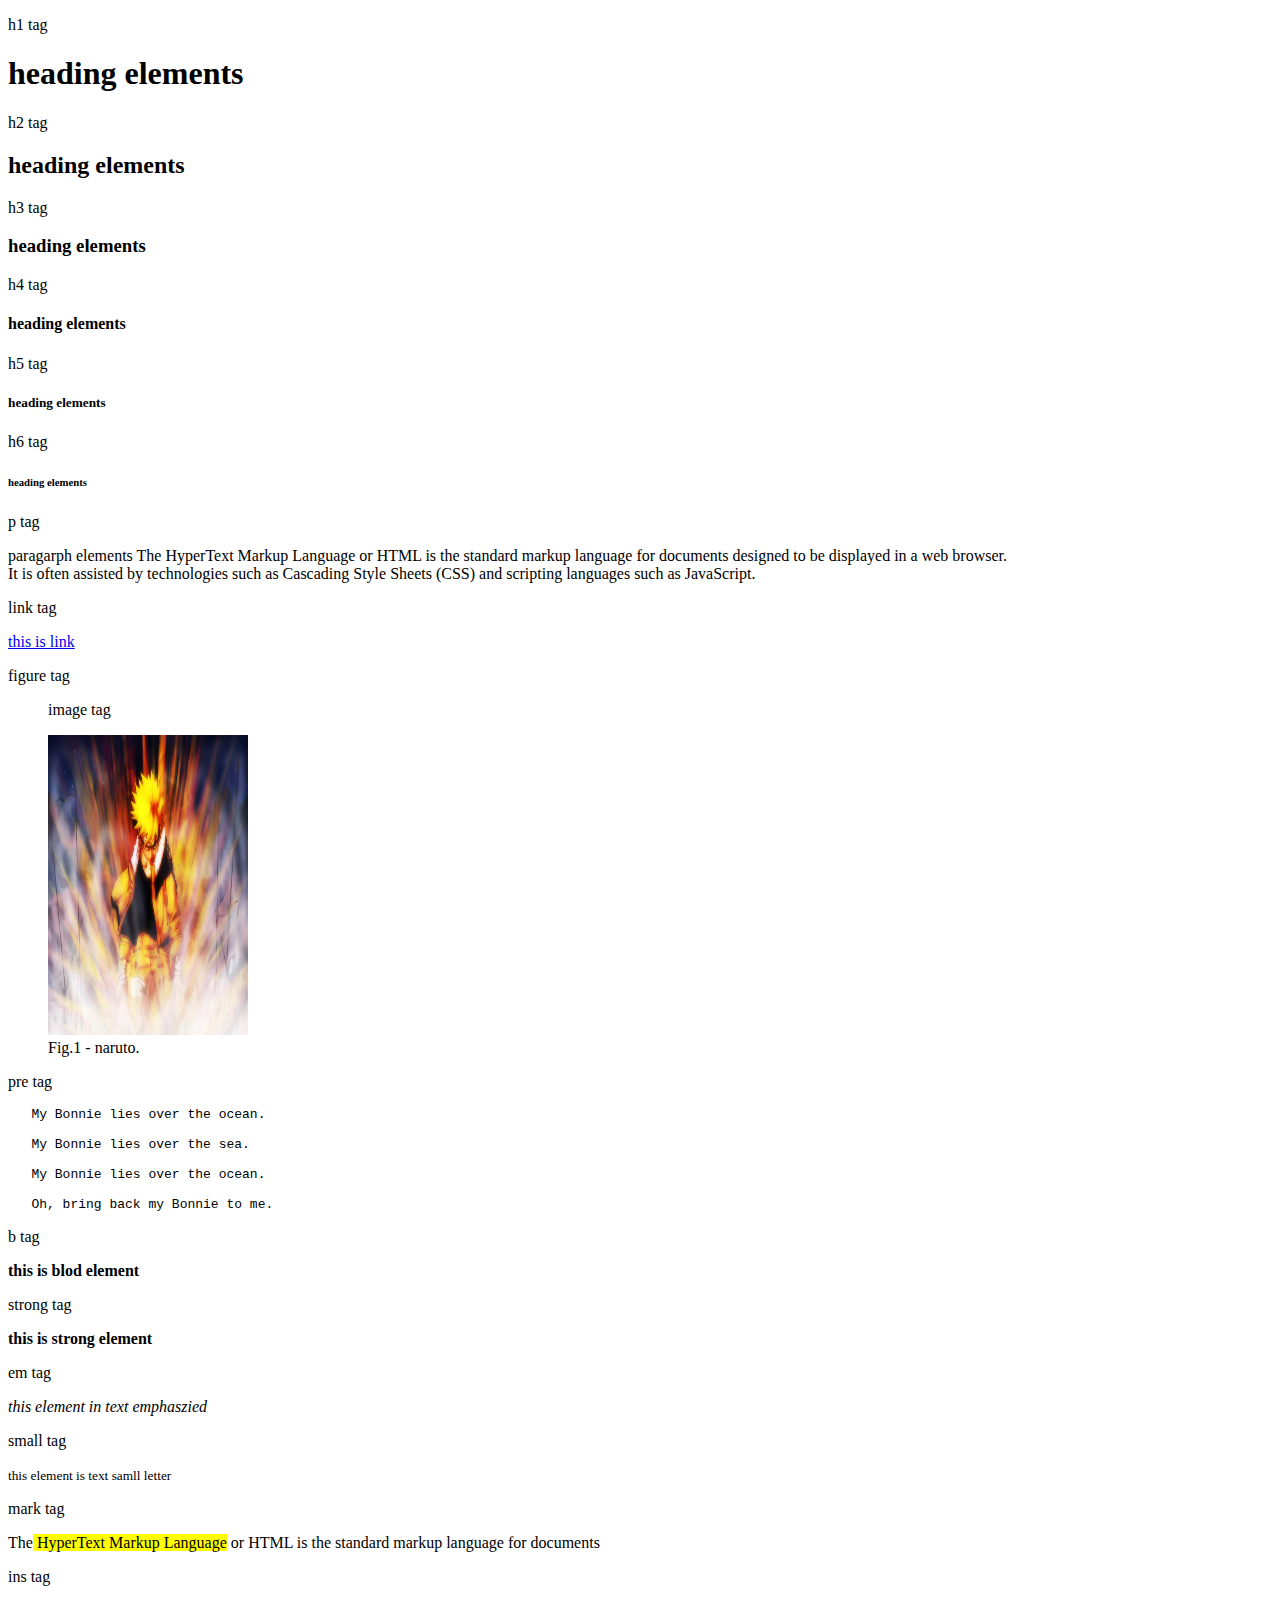
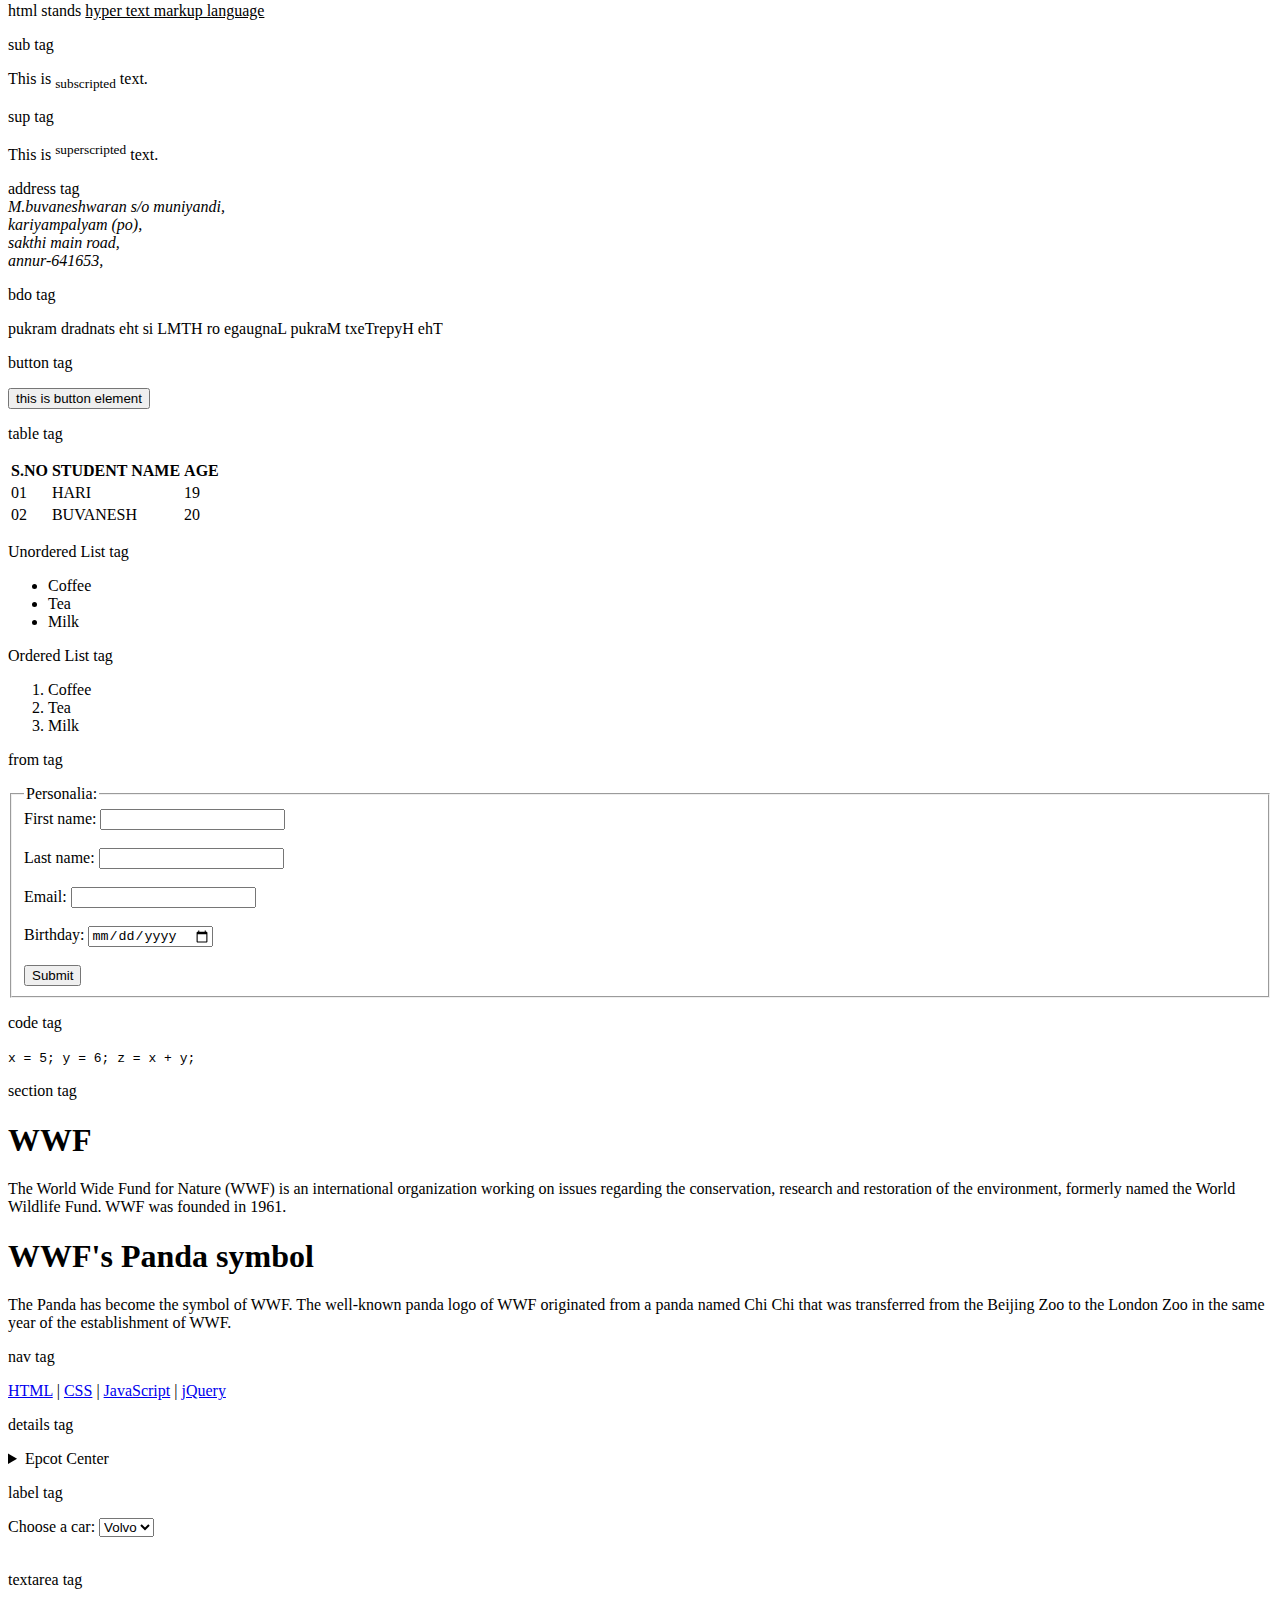
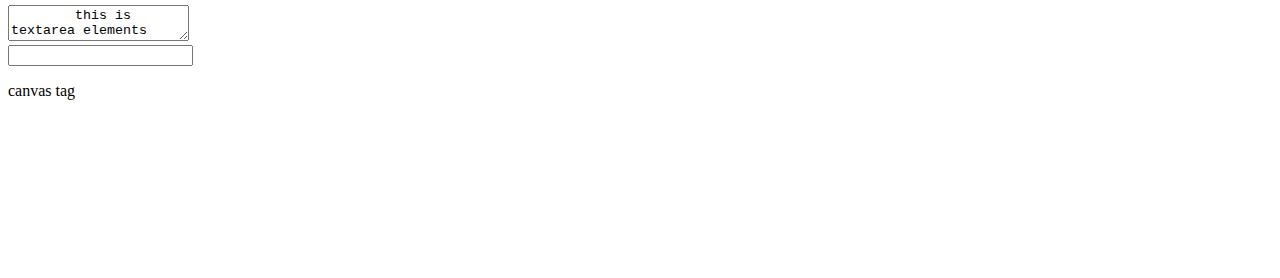
<file: task file/day1/index.html>
<!DOCTYPE html>
<html>
<head>
	<title>html elements</title>
</head>
<body>
  <p>h1 tag</p>
<h1> heading elements </h1>
<p>h2 tag</p>
<h2> heading elements </h2>
<p>h3 tag</p>
<h3> heading elements </h3>
<p>h4 tag </p>
<h4> heading elements </h4>
<p>h5 tag </p>
<h5>heading elements </h5>
<p>h6 tag </p>
<h6> heading elements </h6>

<p>p tag</p>
<p>paragarph elements The HyperText Markup Language or HTML is the standard markup language for documents designed to be displayed in a web browser.<br> It is often assisted by technologies such as Cascading Style Sheets (CSS) and scripting languages such as JavaScript.</p>

<p>link tag </p>
<a href="http//www.w3schools.com">this is link </a>

<p>figure tag</p>
<figure>
  <p>image tag </p>
  <img src="n.webp" width="200" height="300">
  <figcaption>Fig.1 - naruto.</figcaption>
</figure>
 

<p>pre tag</p>
<pre>
   My Bonnie lies over the ocean.

   My Bonnie lies over the sea.

   My Bonnie lies over the ocean.
   
   Oh, bring back my Bonnie to me.
</pre>

<p> b tag </p>
<b>this is blod element </b>

<p>strong tag </p>
<strong> this is strong element </strong>

<p>em tag </p> 
<em>this element in text emphaszied </em>

<p>small tag </p>
<small> this element is text samll letter  </small>
<p>mark tag </p>
<p>The<mark> HyperText Markup Language</mark> or HTML is the standard markup language for documents</p>

<p>ins tag </p>
<p> html stands <ins>hyper text markup language </ins></p>

<p>sub tag </p>
<p>This is <sub>subscripted</sub> text.</p>

<p>sup tag</p>
<p>This is <sup>superscripted</sup> text.</p>

address tag 

<address>
	M.buvaneshwaran s/o muniyandi,<br>
	kariyampalyam (po),<br>
	sakthi main road, <br>
	annur-641653,
</address>
<p>bdo tag </p> 

<bdo dir="rtl">The HyperText Markup Language or HTML is the standard markup </bdo><br>

<p>button tag </p>
<button onclick="">this is button element</button>

<p>table tag</p>
<table>
  <tr>
    <th>S.NO</th>
    <th>STUDENT NAME </th>
    <th>AGE </th>
  </tr>
  <tr>
  	<!-- this is table data elemnet-->
    <td>01</td>
    <td>HARI</td>
    <td>19</td>
  </tr>
  <tr>	
    <td>02</td>
    <td>BUVANESH</td>
    <td>20</td>
  </tr>
</table>

<p> Unordered List tag </p>
<ul>
  <li>Coffee</li>
  <li>Tea</li>
  <li>Milk</li>
</ul>  

<p> Ordered List tag</p>

<ol>
  <li>Coffee</li>
  <li>Tea</li>
  <li>Milk</li>
</ol> 

	<p>from tag </p>
<form>
		<!-- this is outer box create elemnet-->
  <fieldset>
    <legend>Personalia:</legend>
    <label for="fname">First name:</label>
    <input type="text"  name="fname"><br><br>
    <label for="lname">Last name:</label>
    <input type="text"  name="lname"><br><br>
    <label for="email">Email:</label>
    <input type="email"  name="email"><br><br>
    <label for="birthday">Birthday:</label>
    <input type="date"  name="birthday"><br><br>
    <input type="submit" value="Submit">
  </fieldset>
</form>
<p>code tag </p>
<code>
x = 5;
y = 6;
z = x + y;
</code>
<p>section tag </p>
<section>
  <h1>WWF</h1>
  <p>The World Wide Fund for Nature (WWF) is an international organization working on issues regarding the conservation, research and restoration of the environment, formerly named the World Wildlife Fund. WWF was founded in 1961.</p>
</section>

<section>
  <h1>WWF's Panda symbol</h1>
  <p>The Panda has become the symbol of WWF. The well-known panda logo of WWF originated from a panda named Chi Chi that was transferred from the Beijing Zoo to the London Zoo in the same year of the establishment of WWF.</p>
</section>

<p>nav tag </p>
<nav>
  <a href="/html/">HTML</a> |
  <a href="/css/">CSS</a> |
  <a href="/js/">JavaScript</a> |
  <a href="/jquery/">jQuery</a>
</nav>

<p>details tag </p>
<details>
  <summary>Epcot Center</summary>
  <p>Epcot is a theme park at Walt Disney World Resort featuring exciting attractions, international pavilions, award-winning fireworks and seasonal special events.</p>
</details>
<p>label tag </p>
  <label for="cars">Choose a car:</label>
  <select id="cars" name="cars">
    <option value="volvo">Volvo</option>
    <option value="saab">Saab</option>
    <option value="fiat">Fiat</option>
    <option value="audi">Audi</option>
  </select><br><br>
  <p>textarea tag </p>
  <textarea>
  	this is textarea elements
  </textarea>
<form>
	<input type="" name="" list="browsers">
   <datalist id="browsers">
    <option value="Internet Explorer">
    <option value="Firefox">
    <option value="Chrome">
    <option value="Opera">
    <option value="Safari">
  </datalist>
</form>
<p>canvas tag</p>
<canvas id="my canvs"></canvas>
</body>
</html>
</file>
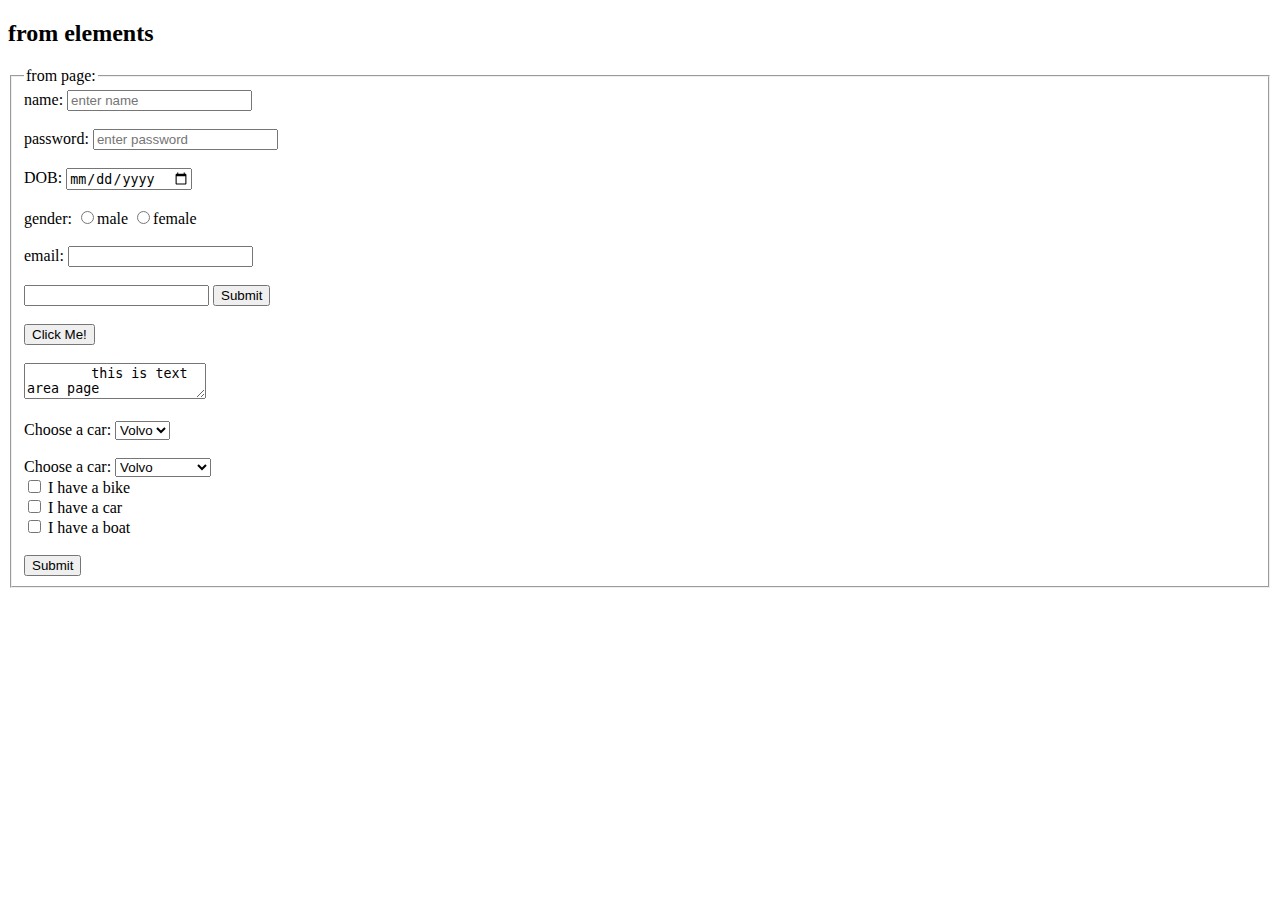
<file: task file/day2/index2.html>
<!DOCTYPE html>
<html>
<head>
	<meta charset="utf-8">
	<title> html from elments</title>
</head>
<body>
<h2>from elements </h2>
<form>
	<fieldset>
    <legend>from page:</legend>
	<label>name:</label>
	<input type="text" placeholder="enter name"><br><br>
    <label>password:</label>
    <input type="password" placeholder="enter password"><br><br>
    <label>DOB:</label>
    <input type="date" name=""><br><br>
    <label>gender:</label>
    <input type="radio" name="gender" value="male">male 
    <input type="radio" name="gender" value="female">female<br><br> 
    <label>email:</label>
    <input type="email" name=""><br><br>
    <input list="browsers">
    <datalist id="browsers">
    <option value="Internet Explorer">
    <option value="Firefox">
    <option value="Chrome">
    <option value="Opera">
    <option value="Safari">
  </datalist>
  <input type="submit" name=""><br><br>
  <button type="button" onclick="alert('Hello World!')">Click Me!</button><br><br>
  <textarea>
  	this is text area page
  </textarea><br><br>
   <label for="cars">Choose a car:</label>
  <select id="cars" name="cars">
    <option value="volvo">Volvo</option>
    <option value="saab">Saab</option>
    <option value="fiat">Fiat</option>
    <option value="audi">Audi</option>
  </select><br><br>
  <label for="cars">Choose a car:</label>
  <select name="cars" id="cars">
    <optgroup label="Swedish Cars">
      <option value="volvo">Volvo</option>
      <option value="saab">Saab</option>
    </optgroup>
    <optgroup label="German Cars">
      <option value="mercedes">Mercedes</option>
      <option value="audi">Audi</option>
    </optgroup>
  </select><br>
  <input type="checkbox" id="vehicle1" name="vehicle1" value="Bike">
  <label for="vehicle1"> I have a bike</label><br>
  <input type="checkbox" id="vehicle2" name="vehicle2" value="Car">
  <label for="vehicle2"> I have a car</label><br>
  <input type="checkbox" id="vehicle3" name="vehicle3" value="Boat">
  <label for="vehicle3"> I have a boat</label><br><br>
  <input type="submit" value="Submit">
 </fieldset>

</form>
</body>
</html>
</file>
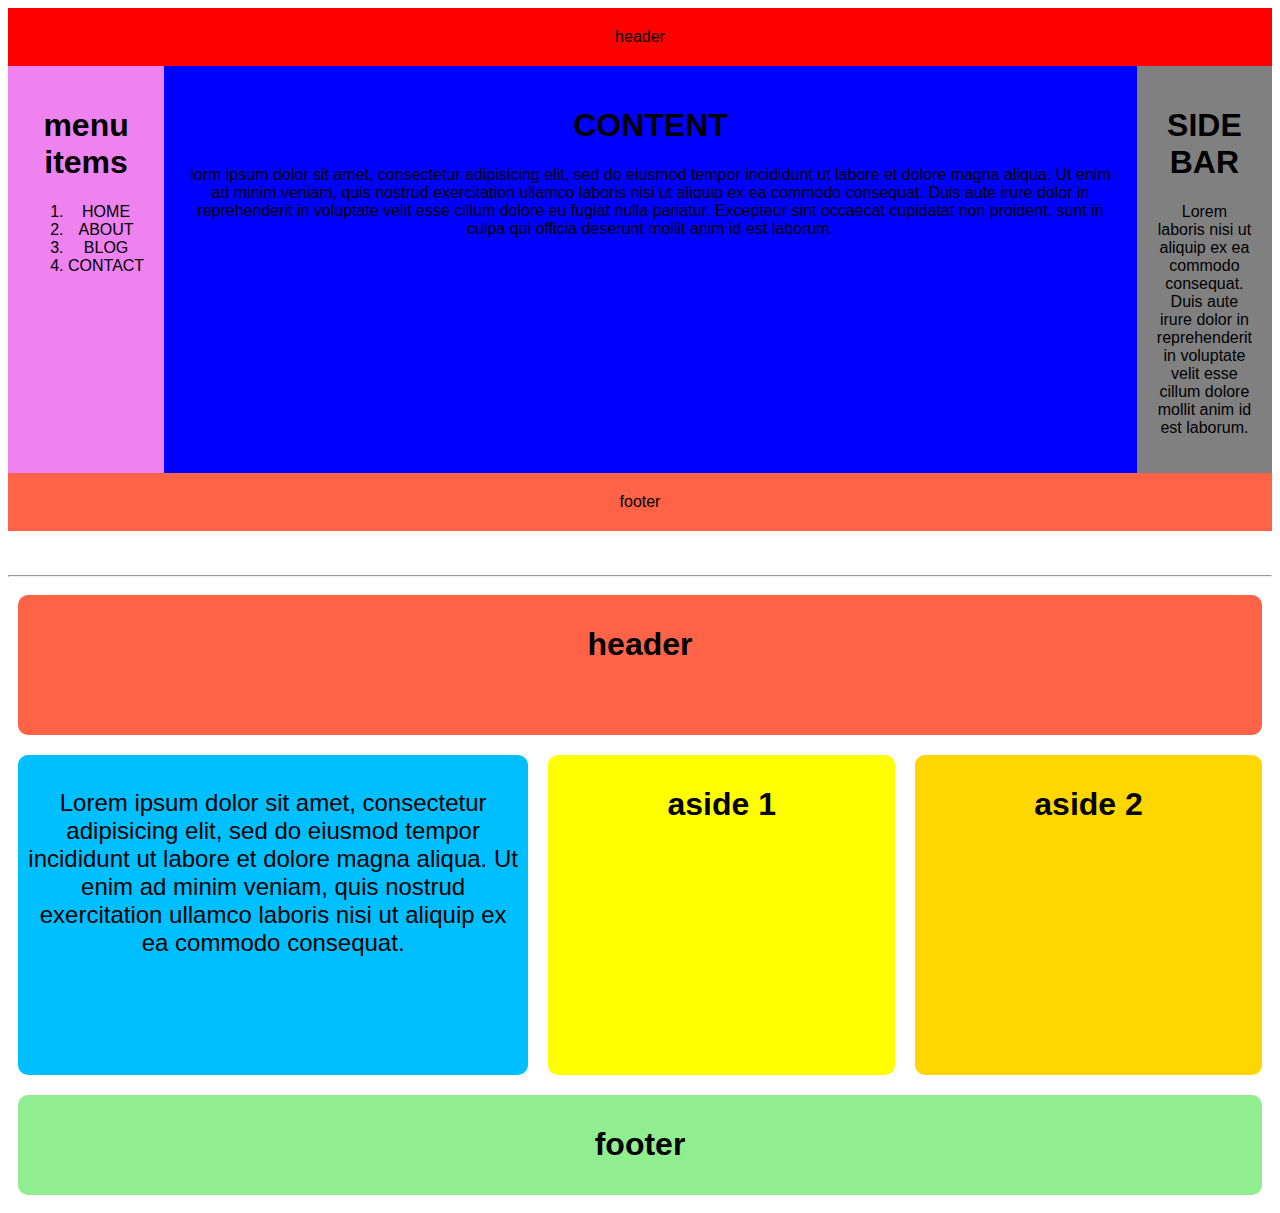
<file: task file/day3/flex.html>
<!DOCTYPE html>
<html>
<head>
	<meta charset="utf-8">
  
	<title>flex box example </title>
	<link rel="stylesheet" type="text/css" href="  style.css">
</head>
<body>
     
      <header>
      	header
      </header>

       <div class="flex-container">
          
           <section class="menu">
           	<h1>menu items </h1>
            <ol>
                <li> HOME </li>
                 <li>  ABOUT </li>
                  <li> BLOG </li>
                   <li> CONTACT </li>
            </ol>
           </section> 

           <section class="content">

           	<h1>CONTENT</h1>
            <p>lorm ipsum dolor sit amet, consectetur adipisicing elit, sed do eiusmod
            tempor incididunt ut labore et dolore magna aliqua. Ut enim ad minim veniam,
            quis nostrud exercitation ullamco laboris nisi ut aliquip ex ea commodo
            consequat. Duis aute irure dolor in reprehenderit in voluptate velit esse
            cillum dolore eu fugiat nulla pariatur. Excepteur sint occaecat cupidatat non
            proident, sunt in culpa qui officia deserunt mollit anim id est laborum.</p>
           </section>             

           <aside>
           	<h1>SIDE BAR </h1>
            <p>Lorem  laboris nisi ut aliquip ex ea commodo
            consequat. Duis aute irure dolor in reprehenderit in voluptate velit esse
            cillum dolore mollit anim id est laborum.</p>
           </aside> 	

       </div>

       <footer>
       	footer
       </footer><br><br><hr>


                  <!--responsive flexbox -->

<div class="responsive">
    <header class="header1">
        <h1>header</h1>
    </header>
    <article class="main">
        <p>Lorem ipsum dolor sit amet, consectetur adipisicing elit, sed do eiusmod
        tempor incididunt ut labore et dolore magna aliqua. Ut enim ad minim veniam,
        quis nostrud exercitation ullamco laboris nisi ut aliquip ex ea commodo
        consequat.</p>
    </article>
    <aside class=" aside aside1 ">
        <h1>aside 1</h1>
    </aside>
      <aside class=" aside aside2 ">
        <h1>aside 2</h1>
    </aside>
    <footer class="footer1">
        <h1>footer</h1>
    </footer>
</div>




</body>
</html>
</file>
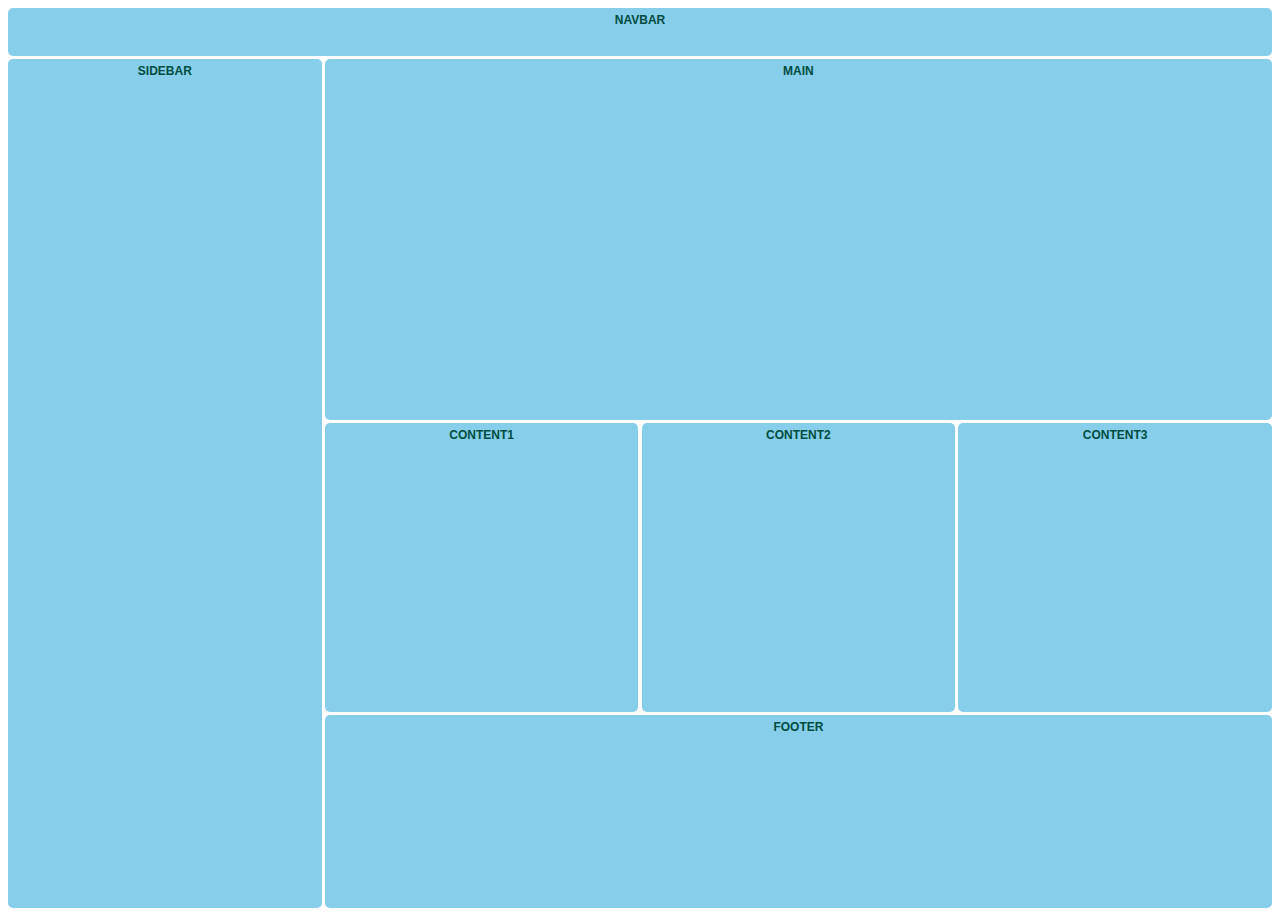
<file: task file/day4/flex2.html>
<!DOCTYPE html>
<html>
<head>
    <meta charset="utf-8">
    <title></title>
    <link rel="stylesheet" type="text/css" href="style2.css">
      <meta name="viewport" content="width=device-width, initital-scale=1.0">
      
</head>
<body>
    <div class="layout">
        <nav>navbar</nav>
        <main>main</main>
        <div id="sidebar"> SIDEBAR</div>
        <div id="content1">  CONTENT1 </div>
        <div id="content2"> CONTENT2</div>
        <div id="content3"> CONTENT3</div>
         <footer>footer</footer>        
    </div>

</body>
</html>
</file>
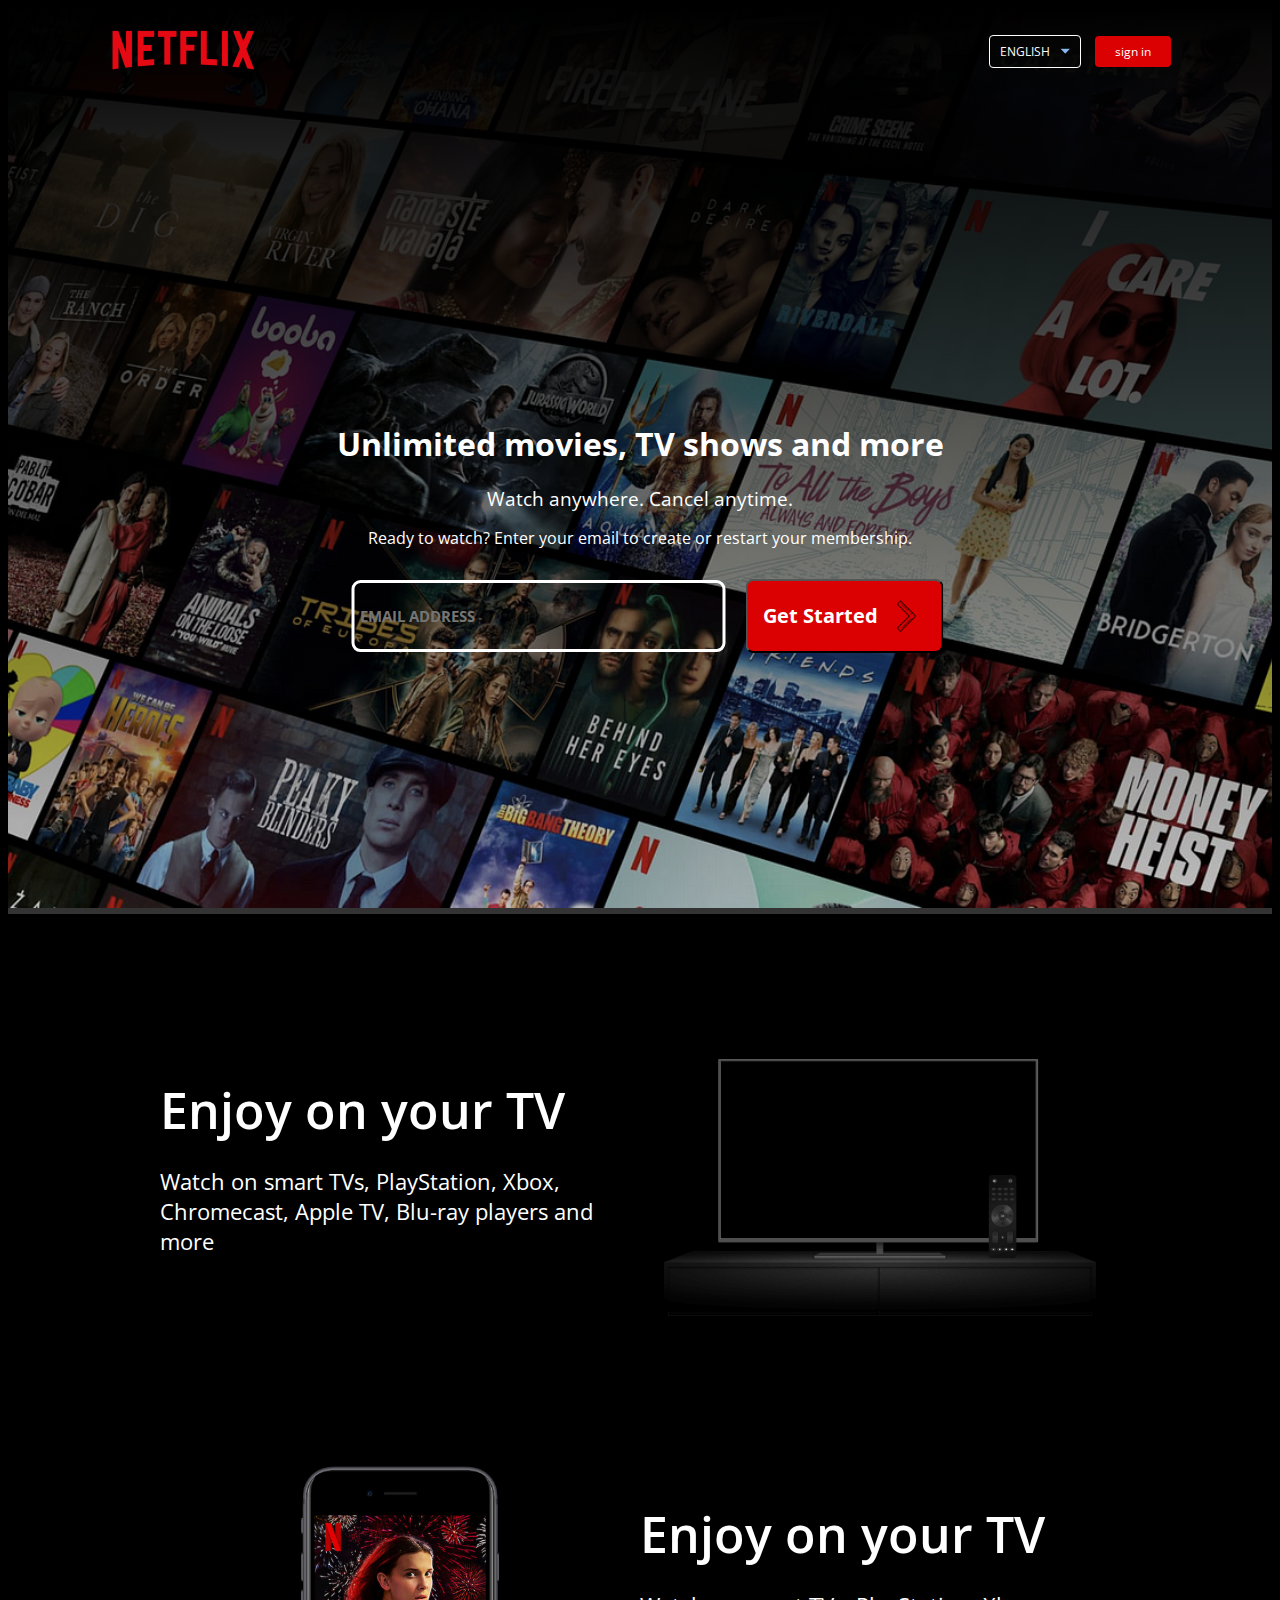
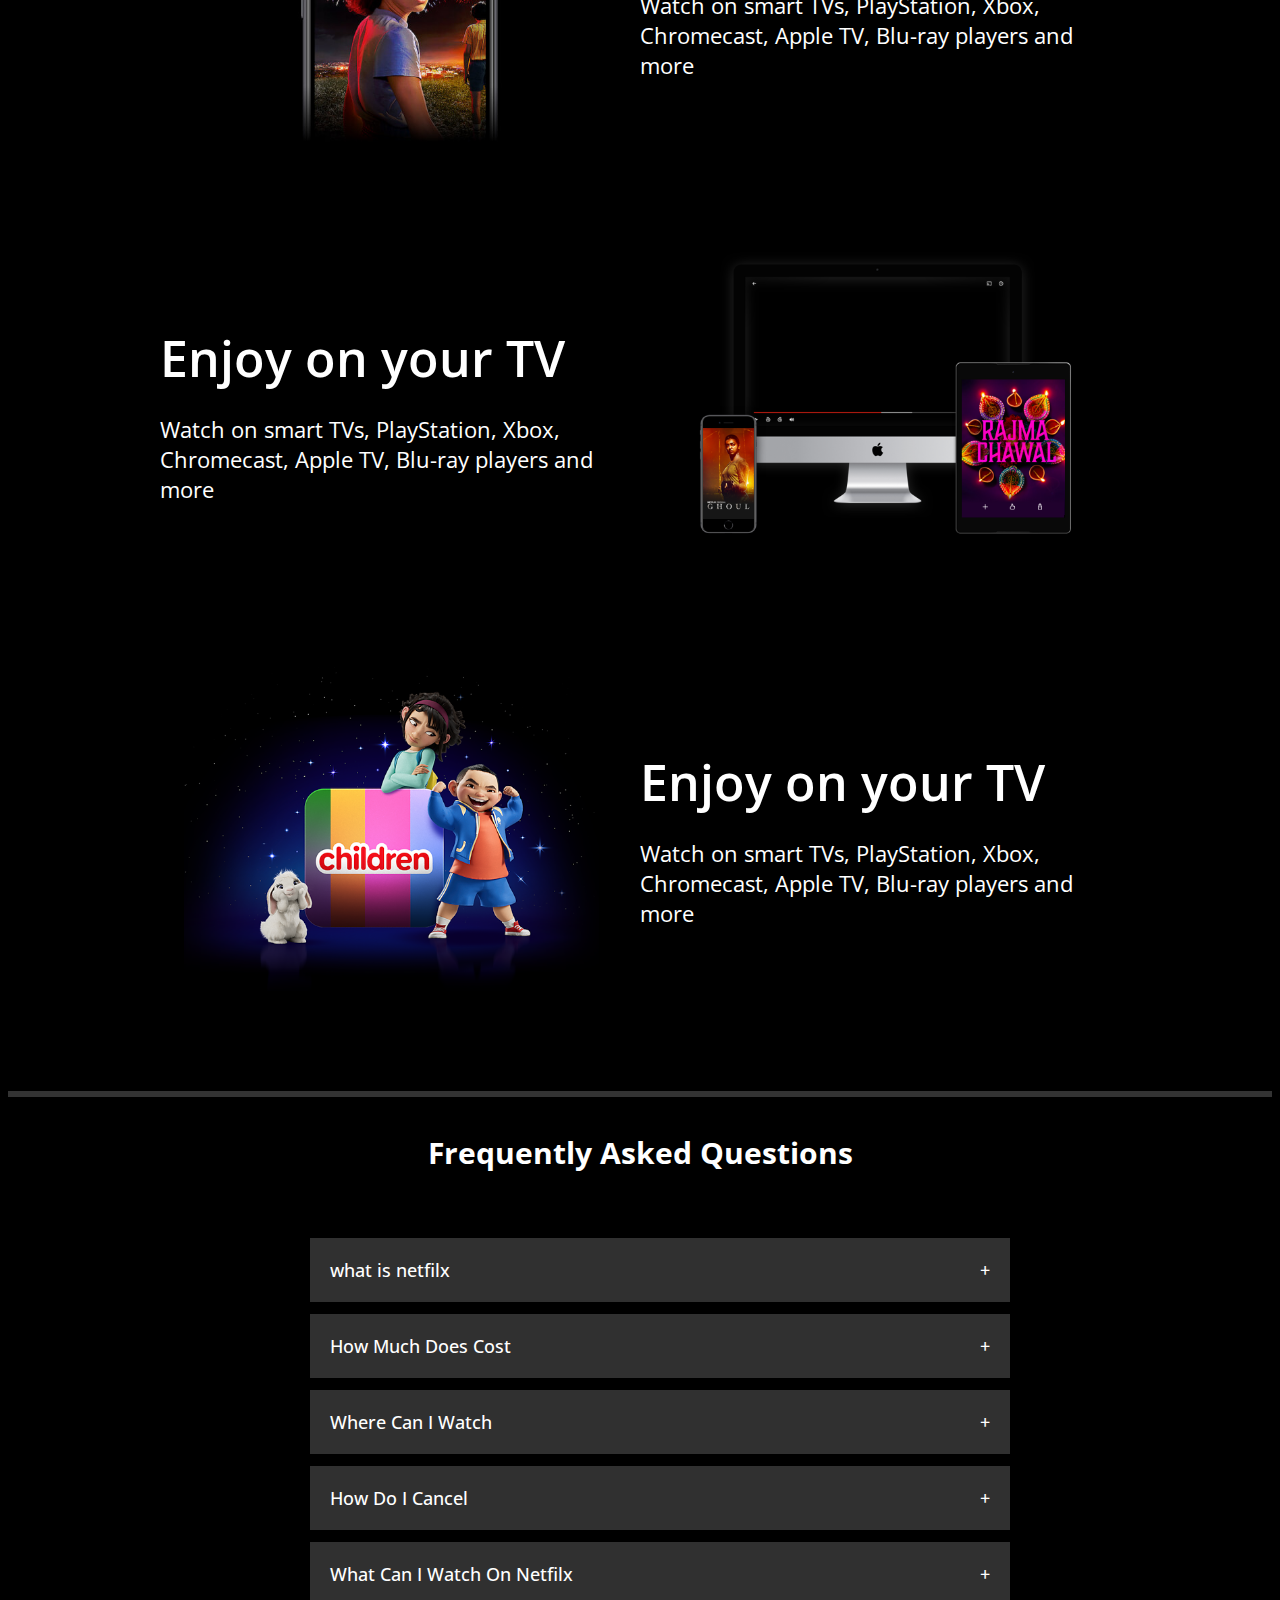
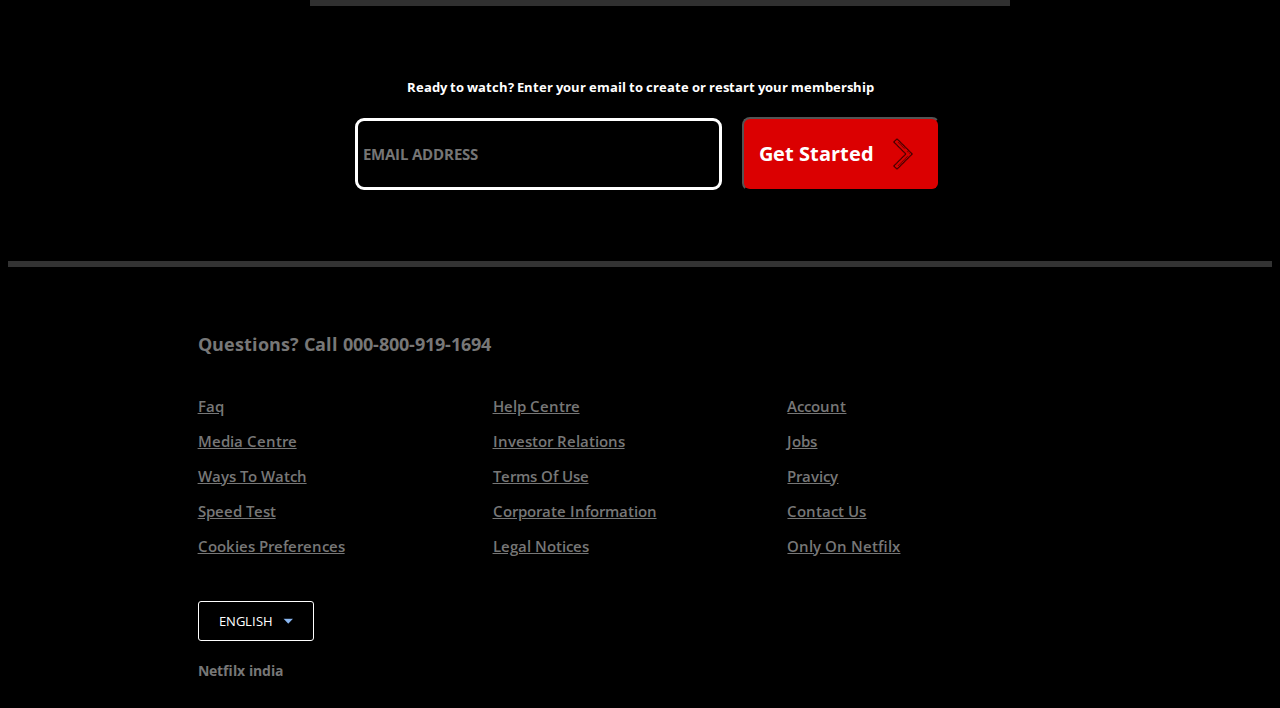
<file: task file/day5/index2.html>
<!DOCTYPE html>
<html>
<head>
    <link rel="preconnect" href="https://fonts.googleapis.com">
<link rel="preconnect" href="https://fonts.gstatic.com" crossorigin>
<link href="https://fonts.googleapis.com/css2?family=Open+Sans:wght@400;800&display=swap" rel="stylesheet">
<link rel="stylesheet" type="text/css" href="digtal.css">
    <meta charset="utf-8">
    <title>netflix demo</title>
</head>
<body>
    <div class="header">
        <nav>
            <img src="logo2.png" class="logo">
            <div>
                <button class="language-btn">ENGLISH <img src="icon1.png"></button>
                <button>sign in</button>
            </div>
        </nav>
        <div class="header-content">
            <h1>Unlimited movies, TV shows and more</h1>
            <h3>Watch anywhere. Cancel anytime.</h3>
            <p>Ready to watch? Enter your email to create or restart your membership.</p>
            <form class="email-signup">
                <input type="email" placeholder="EMAIL ADDRESS" required>
                <button type="submit">Get Started <img src="logo3.png"> </button>
            </form>
        </div>
    </div>

    <div class="features">
        <div class="row">
            <div class="text-col">
                <h2>Enjoy on your TV</h2>
                <p>Watch on smart TVs, PlayStation, Xbox, Chromecast, Apple TV, Blu-ray players and more</p>
            </div>
            <div class="image-col">
                <img src="tv.png">
            </div>
        </div>
        <div class="row">
            <div class="image-col">
                <img src="mobile.jpg">
            </div>
            <div class="text-col">
                <h2>Enjoy on your TV</h2>
                <p>Watch on smart TVs, PlayStation, Xbox, Chromecast, Apple TV, Blu-ray players and more</p>
            </div>
            
        </div>
        <div class="row">
            <div class="text-col">
                <h2>Enjoy on your TV</h2>
                <p>Watch on smart TVs, PlayStation, Xbox, Chromecast, Apple TV, Blu-ray players and more</p>
            </div>
            <div class="image-col">
                <img src="devices.png">
            </div>
        </div>
        <div class="row">
             <div class="image-col">
                <img src="child.png">
            </div>
            <div class="text-col">
                <h2>Enjoy on your TV</h2>
                <p>Watch on smart TVs, PlayStation, Xbox, Chromecast, Apple TV, Blu-ray players and more</p>
            </div>
        </div>
    </div>

    <div class="faq">
        <h2>Frequently Asked Questions</h2>
        <ul class="details">
            <li>
                <input type="radio" name="details" id="frist">
                <label for="frist"> what is netfilx</label>
                <div class="content">
                    <p>Lorem ipsum dolor sit amet, consectetur adipisicing elit, sed do eiusmod
                    tempor incididunt ut labore et dolore magna aliqua. Ut enim ad minim veniam,
                    quis nostrud exercitation ullamco laboris </p>
                </div>
            </li>
             <li>
                <input type="radio" name="details" id="second">
                <label for="second">How Much Does Cost</label>
                <div class="content">
                    <p>Watch Netflix on your smartphone, tablet, Smart TV, laptop, or streaming device, all for one fixed monthly fee. Plans range from ₹ 149 to ₹ 649 a month. No extra costs, no contracts </p>
                </div>
            </li>
             <li>
                <input type="radio" name="details" id="third">
                <label for="third">Where Can I Watch</label>
                <div class="content">
                    <p>Watch anywhere, anytime. Sign in with your Netflix account to watch instantly on the web at netflix.com from your personal computer or on any internet-connected device that offers the Netflix app, including smart TVs, smartphones, tablets, streaming media players and game consoles.You can also download your favourite shows with the iOS, Android, or Windows 10 app. Use downloads to watch while youre on the go and without an internet connection. Take Netflix with you anywhere</p>
                </div>
            </li>
             <li>
                <input type="radio" name="details" id="fourth">
                <label for="fourth"> How Do I Cancel</label>
                <div class="content">
                    <p>Netflix is flexible. There are no annoying contracts and no commitments. You can easily cancel your account online in two clicks. There are no cancellation fees – start or stop your account anytime. </p>
                </div>
            </li>
             <li>
                <input type="radio" name="details" id="fifth">
                <label for="fifth"> What Can I Watch On Netfilx</label>
                <div class="content">
                    <p>Netflix has an extensive library of feature films, documentaries, TV shows, anime, award-winning Netflix originals, and more. Watch as much as you want, anytime you want </p>
                </div>
            </li>
        </ul>

        <small>Ready to watch? Enter your email to create or restart your membership</small>
        <form class="email-signup">
                <input type="email" placeholder="EMAIL ADDRESS" required>
                <button type="submit">Get Started<img src="logo3.png"> </button>
            </form>
    </div>
     
     <div class="footer">
         <h2>Questions? Call 000-800-919-1694</h2>

         <div class="row">
             <div class="col">
                 <a href="">Faq</a>
                 <a href="">Media Centre</a>
                 <a href="">Ways To Watch</a>
                 <a href="">Speed Test</a>
                 <a href="">Cookies Preferences</a>
             </div>
               <div class="col">
                 <a href="">Help Centre</a>
                 <a href="">Investor Relations</a>
                 <a href="">Terms Of Use</a>
                 <a href="">Corporate Information</a>
                 <a href="">Legal Notices</a>
             </div>
              <div class="col">
                 <a href="">Account</a>
                 <a href="">Jobs</a>
                 <a href="">Pravicy</a>
                 <a href="">Contact Us</a>
                 <a href="">Only On Netfilx</a>
             </div>
         </div>
          <button class="language-btn">ENGLISH<img src="icon1.png"></button>
          <p class="copy">Netfilx india</p>
     </div>
</body>
</html>
</file>
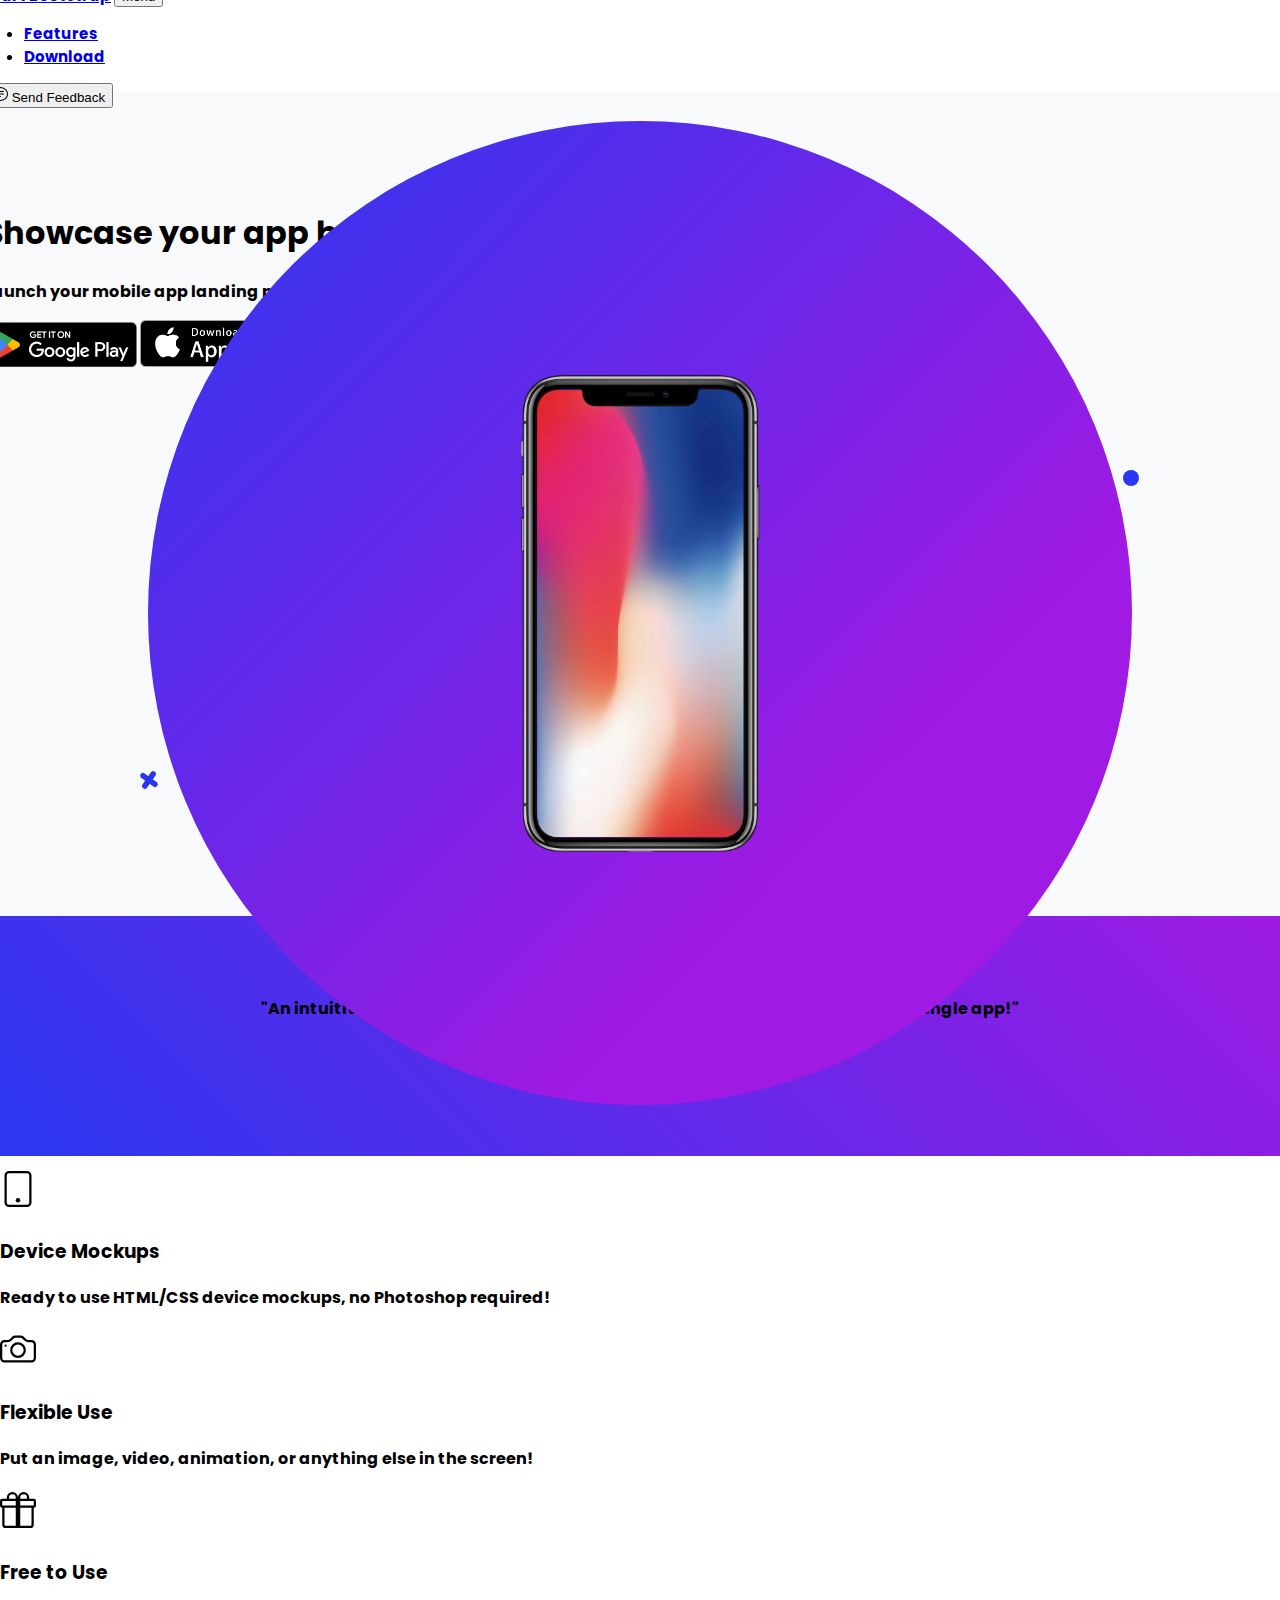
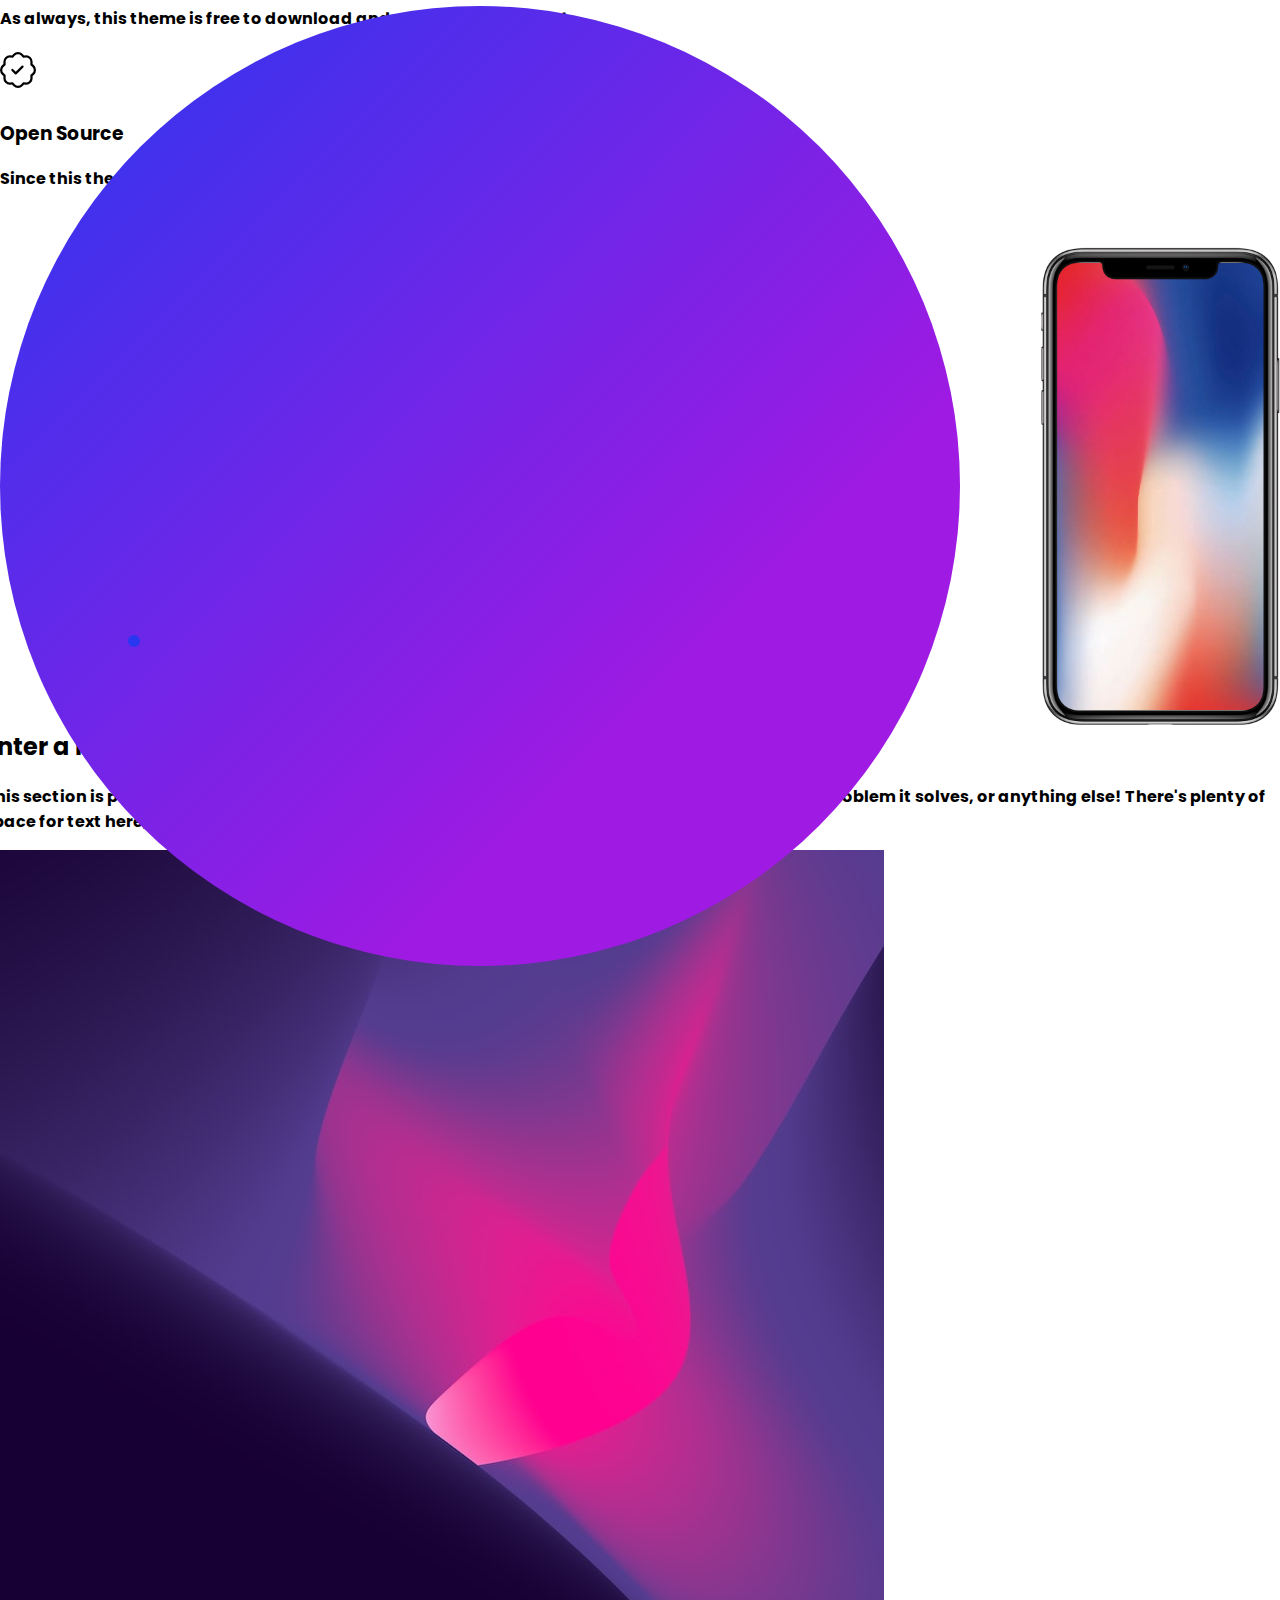
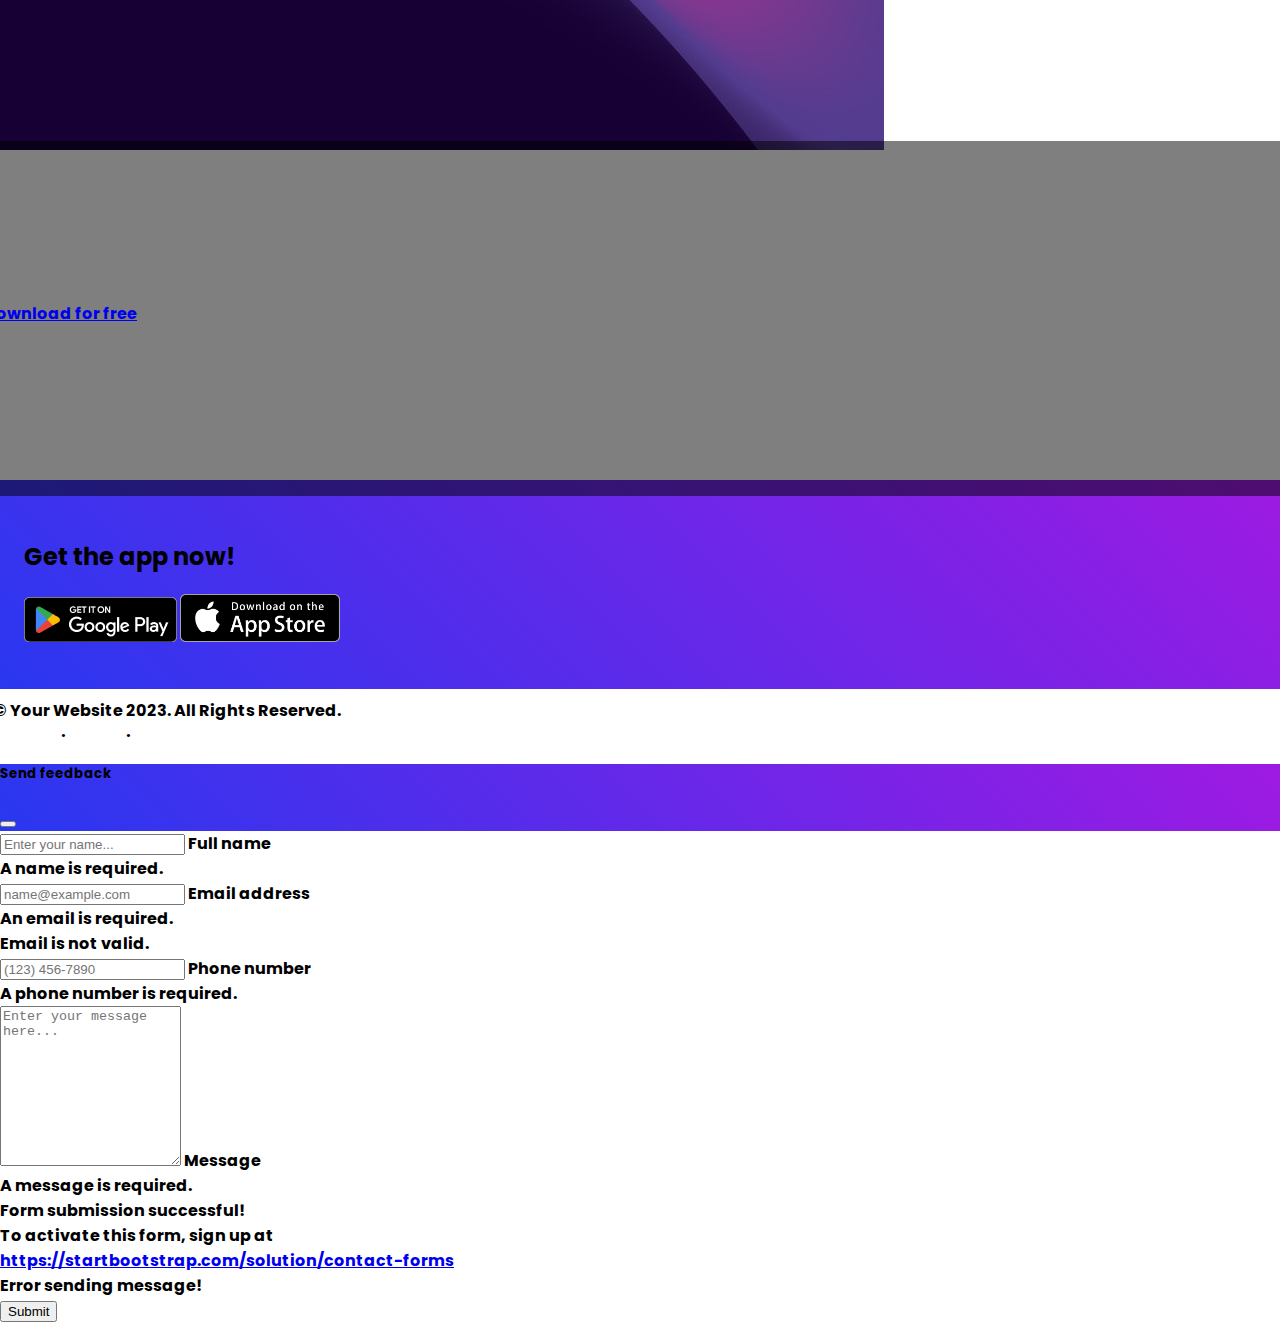
<file: task file/bootstrap/task1/mobile.html>
<!DOCTYPE html>
<html lang="en">
<head>
    <meta charset="UTF-8">
    <meta name="viewport" content="width=device-width, initial-scale=1.0">
    <title>Freelancer bootstrap</title>
     <!-- Favicon-->
     <link rel="icon" type="image/x-icon" href=".bootstrap/task1/favicon.ico" />



     <link rel="preconnect" href="https://fonts.googleapis.com">
<link rel="preconnect" href="https://fonts.gstatic.com" crossorigin>
<link href="https://fonts.googleapis.com/css2?family=Caprasimo&family=Libre+Baskerville:wght@700&family=Poppins:wght@600&family=Raleway:wght@300&display=swap" rel="stylesheet">

    <link rel="stylesheet" href="design.css">
    <link href="https://cdn.jsdelivr.net/npm/bootstrap@5.3.0/dist/css/bootstrap.min.css" rel="stylesheet" integrity="sha384-9ndCyUaIbzAi2FUVXJi0CjmCapSmO7SnpJef0486qhLnuZ2cdeRhO02iuK6FUUVM" crossorigin="anonymous">
</head>
<body>

    <nav class="navbar navbar-expand-lg bg-light fixed-top " id="mainNav">
        <div class="container py-3 px-5">
            <a class="navbar-brand fw-bold" href="#page-top">Start Bootstrap</a>
            <button class="navbar-toggler" type="button" data-bs-toggle="collapse" data-bs-target="#navbarResponsive" aria-controls="navbarResponsive" aria-expanded="false" aria-label="Toggle navigation">
                Menu
                <i class="bi-list"></i>
            </button>
            <div class="collapse navbar-collapse" id="navbarResponsive">
                <ul class="navbar-nav ms-auto me-4 my-3 my-lg-0">
                    <li class="nav-item"><a class="nav-link me-lg-3" href="#features">Features</a></li>
                    <li class="nav-item"><a class="nav-link me-lg-3" href="#download">Download</a></li>
                </ul>
                <button class="btn btn-primary rounded-pill px-3 mb-2 mb-lg-0" data-bs-toggle="modal" data-bs-target="#feedbackModal">
                    <span class="d-flex align-items-center">
                        <i class="bi bi-chat-text"></i>
                        <svg xmlns="http://www.w3.org/2000/svg" width="16" height="16" fill="currentColor" class="bi bi-chat-text" viewBox="0 0 16 16">
                            <path d="M2.678 11.894a1 1 0 0 1 .287.801 10.97 10.97 0 0 1-.398 2c1.395-.323 2.247-.697 2.634-.893a1 1 0 0 1 .71-.074A8.06 8.06 0 0 0 8 14c3.996 0 7-2.807 7-6 0-3.192-3.004-6-7-6S1 4.808 1 8c0 1.468.617 2.83 1.678 3.894zm-.493 3.905a21.682 21.682 0 0 1-.713.129c-.2.032-.352-.176-.273-.362a9.68 9.68 0 0 0 .244-.637l.003-.01c.248-.72.45-1.548.524-2.319C.743 11.37 0 9.76 0 8c0-3.866 3.582-7 8-7s8 3.134 8 7-3.582 7-8 7a9.06 9.06 0 0 1-2.347-.306c-.52.263-1.639.742-3.468 1.105z"/>
                            <path d="M4 5.5a.5.5 0 0 1 .5-.5h7a.5.5 0 0 1 0 1h-7a.5.5 0 0 1-.5-.5zM4 8a.5.5 0 0 1 .5-.5h7a.5.5 0 0 1 0 1h-7A.5.5 0 0 1 4 8zm0 2.5a.5.5 0 0 1 .5-.5h4a.5.5 0 0 1 0 1h-4a.5.5 0 0 1-.5-.5z"/>
                          </svg>
                        <span class="small mx-2">Send Feedback</span>
                    </span>
                </button>
            </div>
        </div>
    </nav>
    
     <header class="masthead px-5">
        <div class="container  px-5">
            <div class="row gx-5 align-items-center">
                <div class="col-lg-6 mt-5">
                    <!-- Mashead text and app badges-->
                    <div class="mb-5 mb-lg-0 text-center text-lg-start">
                        <h1 class="display-4 lh-1 mb-3">Showcase your app beautifully.</h1>
                        <p class="lead  text-muted mb-5">Launch your mobile app landing page faster with this free, open source theme from Start Bootstrap!</p>
                        <div class="d-flex flex-column flex-lg-row align-items-center">
                            <a class="me-lg-3 mb-4 mb-lg-0" href="#!"><img class="app-badge" src="gp1.png" alt="..."></a>
                            <a href="#!"><img class="app-badge" src="app3.png" width="160" alt="..."></a>
                        </div>
                    </div>
                </div>
                
                    <!-- Masthead device mockup feature-->
                    <div class="col-sm-6  ">
                        <!-- Masthead device mockup feature-->
                        <div class="masthead-device-mockup">
                            <svg class="circle" viewBox="0 0 100 100" xmlns="http://www.w3.org/2000/svg">
                                <defs>
                                    <linearGradient id="circleGradient" gradientTransform="rotate(45)">
                                        <stop class="gradient-start-color" offset="0%"></stop>
                                        <stop class="gradient-end-color" offset="100%"></stop>
                                    </linearGradient>
                                </defs>
                                <circle cx="50" cy="50" r="50"></circle></svg>
                            <svg class="shape-1 d-none d-sm-block" viewBox="0 0 240.83 240.83" xmlns="http://www.w3.org/2000/svg">
                                <rect x="-32.54" y="78.39" width="305.92" height="84.05" rx="42.03" transform="translate(120.42 -49.88) rotate(45)"></rect>
                                <rect x="-32.54" y="78.39" width="305.92" height="84.05" rx="42.03" transform="translate(-49.88 120.42) rotate(-45)"></rect></svg>
                            <svg class="shape-2 d-none d-sm-block" viewBox="0 0 100 100" xmlns="http://www.w3.org/2000/svg"><circle cx="50" cy="50" r="50"></circle></svg>
                            <div class="device-wrapper ">
                                <div class="device" data-device="iPhoneX" data-orientation="portrait" data-color="black">
                                    <div class="screen bg-black">
                                        <!-- PUT CONTENTS HERE:-->
                                        <!-- * * This can be a video, image, or just about anything else.-->
                                        <!-- * * Set the max width of your media to 100% and the height to-->
                                        <!-- * * 100% like the demo example below.-->
                                        <video muted="muted" autoplay="" loop="" style="max-width: 100%; height: 100%"><source src="demo-screen.mp4" type="video/mp4" /></video>
                                    </div>
                                </div>
                            </div>
                        </div>
                    </div>
                </div>
            </div>
    </header>

    <aside class="text-center  px-5">
        <div class="container px-5">
            <div class="row gx-5 justify-content-center">
                <div class="col-xl-8">
                    <div class="h2 text-white mb-4">"An intuitive solution to a common problem that we all face, wrapped up in a single app!"</div>
                    <img src="tnw.svg" alt="..." style="height: 3rem">
                </div>
            </div>
        </div>
    </aside>


    <!--features section -->

    <section id="features">
        <div class="container">
            <div class="row gx-5 align-items-center">
                <div class="col-lg-8 order-lg-1 mb-5 ">
                   <div class="container-fluid px-5 py-20">
                    <div class="row gx-5 py-5">
                        <div class="col-md-6 mb-5">
                            <!-- Feature item-->
                            <div class="text-center">
                                <i class="bi bi-tablet"></i><svg xmlns="http://www.w3.org/2000/svg" width="36" height="46" fill="currentColor" class="bi bi-tablet" viewBox="0 0 16 16">
                                    <path d="M12 1a1 1 0 0 1 1 1v12a1 1 0 0 1-1 1H4a1 1 0 0 1-1-1V2a1 1 0 0 1 1-1h8zM4 0a2 2 0 0 0-2 2v12a2 2 0 0 0 2 2h8a2 2 0 0 0 2-2V2a2 2 0 0 0-2-2H4z"/>
                                    <path d="M8 14a1 1 0 1 0 0-2 1 1 0 0 0 0 2z"/>
                                  </svg>
                                <h3 class="font-alt">Device Mockups</h3>
                                <p class="text-muted mb-0">Ready to use HTML/CSS device mockups, no Photoshop required!</p>
                            </div>
                        </div>
                        <div class="col-md-6 mb-5">
                            <!-- Feature item-->
                            <div class="text-center">
                                <i class="bi bi-camera"></i><svg xmlns="http://www.w3.org/2000/svg" width="36" height="46" fill="currentColor" class="bi bi-camera" viewBox="0 0 16 16">
                                    <path d="M15 12a1 1 0 0 1-1 1H2a1 1 0 0 1-1-1V6a1 1 0 0 1 1-1h1.172a3 3 0 0 0 2.12-.879l.83-.828A1 1 0 0 1 6.827 3h2.344a1 1 0 0 1 .707.293l.828.828A3 3 0 0 0 12.828 5H14a1 1 0 0 1 1 1v6zM2 4a2 2 0 0 0-2 2v6a2 2 0 0 0 2 2h12a2 2 0 0 0 2-2V6a2 2 0 0 0-2-2h-1.172a2 2 0 0 1-1.414-.586l-.828-.828A2 2 0 0 0 9.172 2H6.828a2 2 0 0 0-1.414.586l-.828.828A2 2 0 0 1 3.172 4H2z"/>
                                    <path d="M8 11a2.5 2.5 0 1 1 0-5 2.5 2.5 0 0 1 0 5zm0 1a3.5 3.5 0 1 0 0-7 3.5 3.5 0 0 0 0 7zM3 6.5a.5.5 0 1 1-1 0 .5.5 0 0 1 1 0z"/>
                                  </svg>
                                <h3 class="font-alt">Flexible Use</h3>
                                <p class="text-muted mb-0">Put an image, video, animation, or anything else in the screen!</p>
                            </div>
                        </div>
                    </div>
                    <div class="row">
                        <div class="col-md-6 mb-5 mb-md-0">
                            <!-- Feature item-->
                            <div class="text-center">
                                <i class="bi bi-gift"></i><svg xmlns="http://www.w3.org/2000/svg" width="36" height="46" fill="currentColor" class="bi bi-gift" viewBox="0 0 16 16">
                                    <path d="M3 2.5a2.5 2.5 0 0 1 5 0 2.5 2.5 0 0 1 5 0v.006c0 .07 0 .27-.038.494H15a1 1 0 0 1 1 1v2a1 1 0 0 1-1 1v7.5a1.5 1.5 0 0 1-1.5 1.5h-11A1.5 1.5 0 0 1 1 14.5V7a1 1 0 0 1-1-1V4a1 1 0 0 1 1-1h2.038A2.968 2.968 0 0 1 3 2.506V2.5zm1.068.5H7v-.5a1.5 1.5 0 1 0-3 0c0 .085.002.274.045.43a.522.522 0 0 0 .023.07zM9 3h2.932a.56.56 0 0 0 .023-.07c.043-.156.045-.345.045-.43a1.5 1.5 0 0 0-3 0V3zM1 4v2h6V4H1zm8 0v2h6V4H9zm5 3H9v8h4.5a.5.5 0 0 0 .5-.5V7zm-7 8V7H2v7.5a.5.5 0 0 0 .5.5H7z"/>
                                  </svg>
                                <h3 class="font-alt">Free to Use</h3>
                                <p class="text-muted mb-0">As always, this theme is free to download and use for any purpose!</p>
                            </div>
                        </div>
                        <div class="col-md-6">
                            <!-- Feature item-->
                            <div class="text-center">
                                <i class="bi bi-patch-check"></i><svg xmlns="http://www.w3.org/2000/svg" width="36" height="46" fill="currentColor" class="bi bi-patch-check" viewBox="0 0 16 16">
                                    <path fill-rule="evenodd" d="M10.354 6.146a.5.5 0 0 1 0 .708l-3 3a.5.5 0 0 1-.708 0l-1.5-1.5a.5.5 0 1 1 .708-.708L7 8.793l2.646-2.647a.5.5 0 0 1 .708 0z"/>
                                    <path d="m10.273 2.513-.921-.944.715-.698.622.637.89-.011a2.89 2.89 0 0 1 2.924 2.924l-.01.89.636.622a2.89 2.89 0 0 1 0 4.134l-.637.622.011.89a2.89 2.89 0 0 1-2.924 2.924l-.89-.01-.622.636a2.89 2.89 0 0 1-4.134 0l-.622-.637-.89.011a2.89 2.89 0 0 1-2.924-2.924l.01-.89-.636-.622a2.89 2.89 0 0 1 0-4.134l.637-.622-.011-.89a2.89 2.89 0 0 1 2.924-2.924l.89.01.622-.636a2.89 2.89 0 0 1 4.134 0l-.715.698a1.89 1.89 0 0 0-2.704 0l-.92.944-1.32-.016a1.89 1.89 0 0 0-1.911 1.912l.016 1.318-.944.921a1.89 1.89 0 0 0 0 2.704l.944.92-.016 1.32a1.89 1.89 0 0 0 1.912 1.911l1.318-.016.921.944a1.89 1.89 0 0 0 2.704 0l.92-.944 1.32.016a1.89 1.89 0 0 0 1.911-1.912l-.016-1.318.944-.921a1.89 1.89 0 0 0 0-2.704l-.944-.92.016-1.32a1.89 1.89 0 0 0-1.912-1.911l-1.318.016z"/>
                                  </svg>
                                <h3 class="font-alt">Open Source</h3>
                                <p class="text-muted mb-0">Since this theme is MIT licensed, you can use it commercially!</p>
                            </div>
                         </div>
                       </div>
                    </div>
                 </div>
                <div class="col-lg-4">
                    <div class="features-device-mockup">
                        <svg class="circle" viewBox=" 0 0 100 100 " xmlns="http://www.w3.org/2000/svg">
                            <defs>
                                <linearGradient id="circleGradient" gradientTransform="rotate(55)">
                                    <stop class="gradient-start-color" offset="0%"></stop>
                                    <stop class="gradient-end-color" offset="100%"></stop>
                                </linearGradient>
                            </defs>
                            <circle cx="50" cy="50" r="50"></circle></svg><svg class="shape-1 d-none d-sm-block" viewBox="0 0 240.83 240.83" xmlns="http://www.w3.org/2000/svg">
                            <rect x="-32.54" y="78.39" width="305.92" height="84.05" rx="42.03" transform="translate(120.42 -49.88) rotate(45)"></rect>
                            <rect x="-32.54" y="78.39" width="305.92" height="84.05" rx="42.03" transform="translate(-49.88 120.42) rotate(-45)"></rect></svg><svg class="shape-2 d-none d-sm-block" viewBox="0 0 100 100" xmlns="http://www.w3.org/2000/svg"><circle cx="50" cy="50" r="50"></circle></svg>
                        <div class="device-wrapper">
                            <div class="device" data-device="iPhoneX" data-orientation="portrait" data-color="black">
                                <div class="screen bg-black">
                                    
                                    <video muted="muted" autoplay="" loop="" style="max-width: 100%; height: 100%"><source src="demo-screen.mp4" type="video/mp4"></video>
                                </div>
                            </div>
                        </div>
                    </div>
                </div>
            </div>
        </div>
    </section>


    <section class="bg-light my-5 text-center">
        <div class="container px-5">
            <div class="row gx-5 align-items-center justify-content-center justify-content-lg-between">
                <div class="col-12 col-lg-5">
                    <h2 class="display-4 lh-1 fw-bolder mb-4">Enter a new age of web design</h2>
                    <p class="lead fw-normal text-muted mb-5 mb-lg-0">This section is perfect for featuring some information about your application, why it was built, the problem it solves, or anything else! There's plenty of space for text here, so don't worry about writing too much.</p>
                </div>
                <div class="col-sm-8 col-md-6">
                    <div class="px-5 px-sm-0"><img class="img-fluid rounded-circle" src="newc.jpg" alt="..."></div>
                </div>
            </div>
        </div>
    </section>



    <section class="cta">
        <div class="cta-content">
            <div class="container px-5">
                <h2 class="text-white display-1 lh-1 mb-4">
                    Stop waiting.
                    <br>
                    Start building.
                </h2>
                <a class="btn btn-outline-light py-3 px-4 rounded-pill" href="https://startbootstrap.com/theme/new-age" target="_blank">Download for free</a>
            </div>
        </div>
    </section>
   
     


    <section class=" get-the-app bg-dark" id="download">
        <div class="container px-5">
            <h2 class="text-center text-white font-alt mb-4">Get the app now!</h2>
            <div class="d-flex flex-column flex-lg-row align-items-center justify-content-center">
                <a class="me-lg-3 mb-4 mb-lg-0" href="#!"><img class="app-badge" src="gp1.png" alt="..."></a>
                <a href="#!"><img class="app-badge" src="app3.png" width="160" alt="..."></a>
            </div>
        </div>
    </section>



    <footer class="bg-black text-center py-">
        <div class="container px-5">
            <div class="text-white-50 small">
                <div class="mb-2">© Your Website 2023. All Rights Reserved.</div>
                <a href="#!">Privacy</a>
                <span class="mx-1">·</span>
                <a href="#!">Terms</a>
                <span class="mx-1">·</span>
                <a href="#!">FAQ</a>
            </div>
        </div>
    </footer>


    <!-- Feedback Modal-->
    <div class="modal fade" id="feedbackModal" tabindex="-1" aria-labelledby="feedbackModalLabel" aria-hidden="true">
        <div class="modal-dialog modal-dialog-centered">
            <div class="modal-content">
                <div class="modal-header bg-gradient-primary-to-secondary p-4">
                    <h5 class="modal-title font-alt text-white" id="feedbackModalLabel">Send feedback</h5>
                    <button class="btn-close btn-close-white" type="button" data-bs-dismiss="modal" aria-label="Close"></button>
                </div>
                <div class="modal-body border-0 p-4">
                    <!-- * * * * * * * * * * * * * * *-->
                    <!-- * * SB Forms Contact Form * *-->
                    <!-- * * * * * * * * * * * * * * *-->
                    <!-- This form is pre-integrated with SB Forms.-->
                    <!-- To make this form functional, sign up at-->
                    <!-- https://startbootstrap.com/solution/contact-forms-->
                    <!-- to get an API token!-->
                    <form id="contactForm" data-sb-form-api-token="API_TOKEN">
                        <!-- Name input-->
                        <div class="form-floating mb-3">
                            <input class="form-control" id="name" type="text" placeholder="Enter your name..." data-sb-validations="required" />
                            <label for="name">Full name</label>
                            <div class="invalid-feedback" data-sb-feedback="name:required">A name is required.</div>
                        </div>
                        <!-- Email address input-->
                        <div class="form-floating mb-3">
                            <input class="form-control" id="email" type="email" placeholder="name@example.com" data-sb-validations="required,email" />
                            <label for="email">Email address</label>
                            <div class="invalid-feedback" data-sb-feedback="email:required">An email is required.</div>
                            <div class="invalid-feedback" data-sb-feedback="email:email">Email is not valid.</div>
                        </div>
                        <!-- Phone number input-->
                        <div class="form-floating mb-3">
                            <input class="form-control" id="phone" type="tel" placeholder="(123) 456-7890" data-sb-validations="required" />
                            <label for="phone">Phone number</label>
                            <div class="invalid-feedback" data-sb-feedback="phone:required">A phone number is required.</div>
                        </div>
                        <!-- Message input-->
                        <div class="form-floating mb-3">
                            <textarea class="form-control" id="message" type="text" placeholder="Enter your message here..." style="height: 10rem" data-sb-validations="required"></textarea>
                            <label for="message">Message</label>
                            <div class="invalid-feedback" data-sb-feedback="message:required">A message is required.</div>
                        </div>
                        <!-- Submit success message-->
                        <!---->
                        <!-- This is what your users will see when the form-->
                        <!-- has successfully submitted-->
                        <div class="d-none" id="submitSuccessMessage">
                            <div class="text-center mb-3">
                                <div class="fw-bolder">Form submission successful!</div>
                                To activate this form, sign up at
                                <br />
                                <a href="https://startbootstrap.com/solution/contact-forms">https://startbootstrap.com/solution/contact-forms</a>
                            </div>
                        </div>
                        <!-- Submit error message-->
                        <!---->
                        <!-- This is what your users will see when there is-->
                        <!-- an error submitting the form-->
                        <div class="d-none" id="submitErrorMessage"><div class="text-center text-danger mb-3">Error sending message!</div></div>
                        <!-- Submit Button-->
                        <div class="d-grid"><button class="btn btn-primary rounded-pill btn-lg disabled" id="submitButton" type="submit">Submit</button></div>
                    </form>
                </div>
            </div>
        </div>
    </div>

    <!---script-->
    <script src="https://cdn.jsdelivr.net/npm/bootstrap@5.3.0/dist/js/bootstrap.bundle.min.js" integrity="sha384-geWF76RCwLtnZ8qwWowPQNguL3RmwHVBC9FhGdlKrxdiJJigb/j/68SIy3Te4Bkz" crossorigin="anonymous"></script>
</body>
</html>
</file>
<file: task file/day3/style.css>
*{
	font-family: sans-serif;
	text-align: center;

}

header,section,aside,footer{
	margin: ;
	padding: 20px;
	border: 1px soild blue;
}
header{
	background: red;
}
.menu {
	flex-basis: 200px;
	background: violet;
}
.content{
	flex-grow: 1;
	background-color: blue;
}
aside{
	flex-basis: 200px;
	border:1px soild blue ;
	background: grey;
}
footer{
	border:1px soild blue ;
	background: tomato;
}

.flex-container{
        display: flex;
} 


/* responsive flex box*/


.responsive {
		display: flex;
		flex-flow: row wrap;
		text-align: center;
}

.responsive > *{
	padding: 10px ;
	margin: 10px ;
	flex: 1 100%;
	border-radius:10px ;

}

.header1{
	background: tomato;
	height: 120px ;
    
}

.footer1{
background: lightgreen;
height: 80px ; 
 }

 .main{
 	flex-grow: ;
 	text-align: left;
 	background: deepskyblue;
 	height: 300px ;
    font-size: 24px;
 }

 .aside1{
 	background: yellow;
 }
 .aside2{
 	background: gold;
 }

 @media all and (min-width: 800px ){

 	.main{
 		flex: 3;
 	}

 	.aside1{
 		order: 1;
 	}
 	.aside2{
 		order: 1;
 	}
 	.main{
 		order:1;
 	}
 	.footer1{
 		order: 4;
 	}
 }
@media all and (min-width: 600px ){
	.aside {
		flex: 2;
	}
}
</file>
<file: task file/day4/style2.css>
:root{
	--main-radius: 5px;
	--main-padding: 5px;
}
.layout{
	display: grid;
	height: 100vh;
	grid-template-columns: 1fr 1fr 1fr 1fr;
	grid-template-rows: 0.2fr 1.5fr 1.2fr 0.8fr ;
	grid-template-areas: 

	"nav nav nav nav"
	"sidebar main main main "
	"sidebar content1 content2 content3"
	"sidebar footer footer footer"
	;
	grid-gap: 0.2rem;
	font-family: sans-serif;
	font-weight: 800;
	text-transform: uppercase;
	font-size: 12px;
	color: #004d40;
	text-align: center;
}

nav{
	background: skyblue;
	grid-area: nav;
	border-radius: var(--main-radius);
	padding-top: var(--main-padding);
}
main{
	background: skyblue;
	grid-area: main;
	border-radius: var(--main-radius);
	padding-top: var(--main-padding);
}
#sidebar{
		background: skyblue;
	grid-area: sidebar;
	border-radius: var(--main-radius);
	padding-top: var(--main-padding);
}
#content1{
		background: skyblue;
	grid-area: content1;
	border-radius: var(--main-radius);
	padding-top: var(--main-padding);
}

#content2{
		background: skyblue;
	grid-area: content2;
	border-radius: var(--main-radius);
	padding-top: var(--main-padding);
}
#content3{
		background: skyblue;
	grid-area: content3;
	border-radius: var(--main-radius);
	padding-top: var(--main-padding);
}
footer{
	background: skyblue;
	grid-area: footer;
	border-radius: var(--main-radius);
	padding-top: var(--main-padding);
}
 @media only screen and (min-width: 800px ){
  #sidebar{
  	order: 3;
  }
 	.main{
 		flex: 3;
 	}

 	#content1{
 		order: 1;
 	}
 	#content2{
 		order: 1;
 	}
 	#content3{
 		order:1;
 	}

 	footer{
 		order: 4;
 	}
 }
@media only screen and (min-width: 600px ){
	.layout {
		flex: 2;
	}
}
</file>
<file: task file/day5/digtal.css>
*{
	margin: ;
	padding: ;
    font-family: 'Open Sans', sans-serif;
   box-sizing: border-box;
}
body{
	background: #000;
	color: #fff;
}
.header{
	width: 100%;
	height: 100vh;
	background-image:linear-gradient(rgba(0,0,0,7),rgba(0,0,0,0)), url(net.png);
	background-size: cover;
	background-position: center;
	padding: 10px 8%;
	position: relative;
}
nav{
	display: flex;
	align-items: center;
	justify-content: space-between;
	padding: 10px 0;
}
.logo{
	width: 150px;
	cursor: pointer;
}
nav button{
	border: 0;
	outline: 0;
	background: #db0001;
	color: #fff;
	padding: 7px 20px;
	font-size: 12px ;
	border-radius: 4px;
	margin-left: 10px;
	cursor: pointer;
}
.language-btn{
	display: inline-flex;
	align-items: center;
	background: transparent;
	border: 1px solid #fff;
	padding: 7px 10px;
}

.language-btn img{
	width: 10px;
	margin-left: 10px;
}

.header-content{
	position: absolute;
	top: 50%;
	left: 50%;
	transform: translate(-50%,-50%);
	text-align: center;
	margin-top: 70px;
}
 
.header-content h1{
	font-size: 2rem;
	line-height: 40px;
	font-weight:bold;
	max-width: 650px;
	font-family: 'Open Sans', sans-serif;
}

.header-content h3{
	font-weight: 400;
	margin-bottom: 10px;
}
.header-content p{
	font-weight: 400;
	margin-bottom: 10px;
}
.email-signup{
	background: transparent;
	color: black;
	border-radius: 3px;
	display: flex;
	align-items: center;
	margin-top: 30px;
	overflow: hidden;
}
.email-signup input{
	background: transparent;
	color: #fff;
	font-size: 15px;
	font-weight: bold;
	line-height: 3.5rem;
	flex: 1;
	outline: 0;
	margin-left: 15px;
	margin-right: 20px;
    border: 3px solid white;
    border-radius: 9px;
    padding: 5px;

}
.email-signup button{
	display: flex;
	align-items: center;
	background: #db0001;
    border-radius: 8px;
	outline: 0;
	color: #fff;
	font-size: 20px;
	font-weight:bold;
	cursor: pointer;
	padding: 15px 15px ;
	margin-left: px;
}
.email-signup img{
    width: 40px;
	margin-left: 9px;

}

/*---------features-----------*/

.features{
	border-top:6px solid #333 ;
	top: 40%;
	bottom: ;
	padding: 40px 12%;
	font-size: 22px;
}

.row{
	display: flex;
	width: 100%;
	align-items: center;
	padding: 40px 0;
}

.text-col{
	flex-basis: 50%;
	margin-bottom: 20px;
}

.image-col{
	flex-basis: 50%;
	margin-bottom: 20px;
}

.image-col img{
	display: block;
	width: 90%;
	margin: auto;
}
 
.features h2{
	font-size: 50px;
	font-weight: 600;
	margin-bottom: 20px;
}

.faq{
	border-top: 6px solid #333;
	padding: 10px 12%;
	text-align: center;
	font-size: 18px;
}

.faq h2{
	font-weight:bold;
	font-size: 30px;
}

.details{
	margin: 60px auto;
	width: 100%;
	max-width: 750px;
}

.details li{
	list-style: none;
	width: 100%;
	padding: 5px;
}
.details li label{
	display: flex;
	align-items: center;
	padding: 20px;
	font-size: 18px;
	font-weight: 500;
	background: #303030;
	margin-bottom: 2px;
	cursor: pointer;
	position: relative;
}
label::after{
	content: '+';
	font-size: 18px;
	position: absolute;
	right: 20px;
	transition: transfrom 0.5s;
}

input[type="radio"]{
	display: none;
}

.details .content{
	background: #303030;
	text-align: left;
	padding:0 20px;
	max-height: 0;
	overflow: hidden;
	transition: max-height 0.5s, padding 0.5s;
}

.details input[type="radio"]:checked + label + .content{
	max-height: 600px;
	padding: 30px 20px;
}

.details input[type="radio"]:checked + label::after{
	transform: rotate(135deg);
}

.faq .email-signup{
	max-width: 600px;
	margin: 20px auto 60px;
}

.faq small{
	font-weight: bold;
	font-size: 13px;
}

.footer{
	padding: 50px 15% 10px;
	border-top:6px solid #333 ;
	color: #777;
}

.footer h2{
	font-size: 18px;
	font-weight: blod ;
	margin-bottom: 30px;
}
.footer .col{
	flex-basis: 25%;
	flex-grow: 1;
	margin-bottom: 20px;
}
.footer .col a{
	display: block;
	color: #777;
	font-weight: 600;
	font-size: 15px;
	margin-bottom: 15px;
}

.footer .row{
	align-items: flex-start;
	padding: 10px 0;
}

.footer .language-btn{
	color: #fff;
	padding: 10px 20px;
	border-radius: 3px;
}

.copy{
	font-weight: bold;
	font-size: 14px;
	margin-top: 20px;
	margin-bottom: 10px;
}
</file>
<file: task file/bootstrap/task1/design.css>
*,
*::before,
*::after {
  box-sizing: border-box;
}

body{
    margin: 0;
    padding: 0;
    font-weight: bold;
    background-color: #fff;
   width: 100%;
   font-family: 'Poppins', sans-serif;
}

.navbar {
    font-family: 'Poppins', sans-serif;
    font-weight: bold;
    font-size: 15px;
}

































.device-wrapper {
    max-width: 400px;
    width: 100%;
    left: -20%;
  }
  
  .device {
    position: relative;
    background-size: cover;
  }
  
  .device::after {
    position: absolute;
    background-size: cover;
    width: 100%;
    height: 100%;
    pointer-events: none;
  }
  
  .device .screen {
    position: absolute;
    background-size: cover;
    pointer-events: auto;
  }
  
  .device .button {
    position: absolute;
    cursor: pointer;
  }
  
  .device[data-device=iPhoneX][data-orientation=portrait][data-color=black] {
    padding-bottom: 198.898071625%;
  }
  
  .device[data-device=iPhoneX][data-orientation=portrait][data-color=black] .screen {
    top: 3.1855955679%;
    left: 6.8870523416%;
    width: 86.2258953168%;
    height: 93.6288088643%;
  }
  
  .device[data-device=iPhoneX][data-orientation=portrait][data-color=black]::after {
    content: "";
    background-image: url("portrait_black.png");
  }
  
  .device[data-device=iPhoneX][data-orientation=portrait][data-color=black] .button {
    display:none;
    top: 0%;
    left: 0%;
    width: 100%;
    height: 100%;
  }


  .masthead {
    background-color: #f8f9fa;
    padding-top: 6rem;
    padding-bottom: 5rem;
    margin: -1rem;
    font-family: 'Poppins', sans-serif;
  }
  .masthead .masthead-device-mockup {
    display: flex;
    align-items: center;
    justify-content: center;
    position: relative;
  }
  .masthead .masthead-device-mockup .circle {
    position: absolute;
    fill: url(#circleGradient);
    width: 70%;
    display: inline;
  }
  .masthead .masthead-device-mockup .circle .gradient-start-color {
    stop-color: #2937f0;
  }
  .masthead .masthead-device-mockup .circle .gradient-end-color {
    stop-color: #9f1ae2;
  }
  .masthead .masthead-device-mockup .shape-1 {
    position: absolute;
    height: 3rem;
    width: 1rem;
    transform: rotate(-10deg);
    fill: #2937f0;
    bottom: 10%;
    left: 12%;
  }
  .masthead .masthead-device-mockup .shape-2 {
    position: absolute;
    height: 1rem;
    width:1rem;
    fill: #2937f0;
    top: 20%;
    right: 12%;
  }
  .masthead .masthead-device-mockup .device-wrapper {
    left: -20%;
    max-width: 16rem;
  }
  @media (min-width: 576px) {
    .masthead .masthead-device-mockup .circle {
      width: 100%;
      display: block;
    }
    .masthead .masthead-device-mockup .device-wrapper {
      max-width: 12rem;
    }
  }
  @media (min-width: 768px) {
    .masthead .masthead-device-mockup .circle {
      width: 60%;
    }
    .masthead .masthead-device-mockup .device-wrapper {
      max-width: 15rem;
    }
  }
  @media (min-width: 992px) {
    .masthead .masthead-device-mockup .circle {
      width: 90%;
    }
    .masthead .masthead-device-mockup .device-wrapper {
      max-width: 15rem;
    }
  }
  @media (min-width: 1200px) {
    .masthead .masthead-device-mockup .circle {
      width: 75%;
    }
    .masthead .masthead-device-mockup .device-wrapper {
      max-width: 15rem;
    }
  }
  @media (min-width: 1400px) {
    .masthead .masthead-device-mockup .circle {
      width: 70%;
    }
    .masthead .masthead-device-mockup .device-wrapper {
      max-width: 17rem;
    }
  }
 
  .display-1{
     font-size: 00;
  }
  

  aside{
    margin: -1rem;
    background: linear-gradient(45deg, #2937f0, #9f1ae2) !important;
    text-align: center;
    padding: 80px;
    margin-bottom: 10px;
  }
 .bg-light{
  margin: -1rem;
 }






  section.cta {
    position: relative;
    padding: 10rem 0;
    margin: -1rem;
    background-image: url("https://source.unsplash.com/5g41N3uRPf8/1500x800");
    background-position: center;
    background-size: cover;
  }
  section.cta .cta-content {
    position: relative;
    padding-bottom: 10px;
    z-index: 1;
  }
  section.cta:before {
    content: "";
    position: absolute;
    top: 0;
    left: 0;
    width: 100%;
    height: 100%;
    background: rgba(0, 0, 0, 0.5);
  }

  .get-the-app{
    margin: -1rem;
    padding: 40px;
    background: linear-gradient(45deg, #2937f0, #9f1ae2) !important;
  }









  .features {
    background-color: #f8f9fa;
    padding-top: 5rem;
    padding-bottom: 5rem;
    margin: -1rem;
    font-family: 'Poppins', sans-serif;
  }

  .features-device-mockup {
    padding-top: 40px;
    display: flex;
    align-items: center;
    justify-content: center;
    position: relative;
  }
  .features-device-mockup .circle {
    position: absolute;
    justify-items: center;
    left:0;
    fill: url(#circleGradient);
    width: 70%;
    display: inline;
  }
  .features-device-mockup .circle .gradient-start-color {
    stop-color: #2937f0;
  }
  .features-device-mockup .circle .gradient-end-color {
    stop-color: #9f1ae2;
  }
  .features-device-mockup .shape-1 {
    position: absolute;
    height: 1rem;
    width: 1rem;
    transform: rotate(10deg);
    fill: #2937f0;
    top: 15%;
    right:-5%;
  }
  .features-device-mockup .shape-2 {
    position: absolute;
    height: 0.75rem;
    width: 0.75rem;
    fill: #2937f0;
    bottom: 19%;
    left: -8%;
  }
  .features-device-mockup .device-wrapper {
    max-width: 16rem;
  }
  @media (min-width: 768px) {
    .features-device-mockup .circle {
      width: 60%;
      left: auto;
    }
    .features-device-mockup .device-wrapper {
      max-width: 15rem;
    }
  }
  @media (min-width: 992px) {
    .features-device-mockup .circle {
      width: 90%;
      left: -25%;
    }
    .features-device-mockup .shape-1 {
      top: 5%;
      right: -15%;
    }
    .features-device-mockup .shape-2 {
      bottom: 10%;
      left: -10%;
    }
    .features-device-mockup .device-wrapper {
      max-width: 15rem;
      margin-left: auto;
    }
  }
  @media (min-width: 1200px) {
    .features-device-mockup .circle {
      width: 75%;
      left: 0;
    }
    .features-device-mockup .shape-2 {
      bottom: 15%;
      left: 10%;
    }
    .features-device-mockup .device-wrapper {
      max-width: 15rem;
    }
  }
  @media (min-width: 1400px) {
    .features-device-mockup .circle {
      width: 80%;
      left: 0;
    }
    .features-device-mockup .device-wrapper {
      max-width: 17rem;
    }
  }
  footer  {
    margin: -1rem;
    margin-top: 15px;
    padding: 10px;
  }
  footer a:hover, footer a:active, footer a:focus {
    color: rgba(255, 255, 255, 0.75);
    text-decoration: underline;
    
  }
  
  footer a{
    color: rgba(255, 255, 255, 0.5);
    text-decoration: none
  }






  /* model-header*/

  .modal-header{
    background: linear-gradient(45deg, #2937f0, #9f1ae2) !important;
  }
</file>
